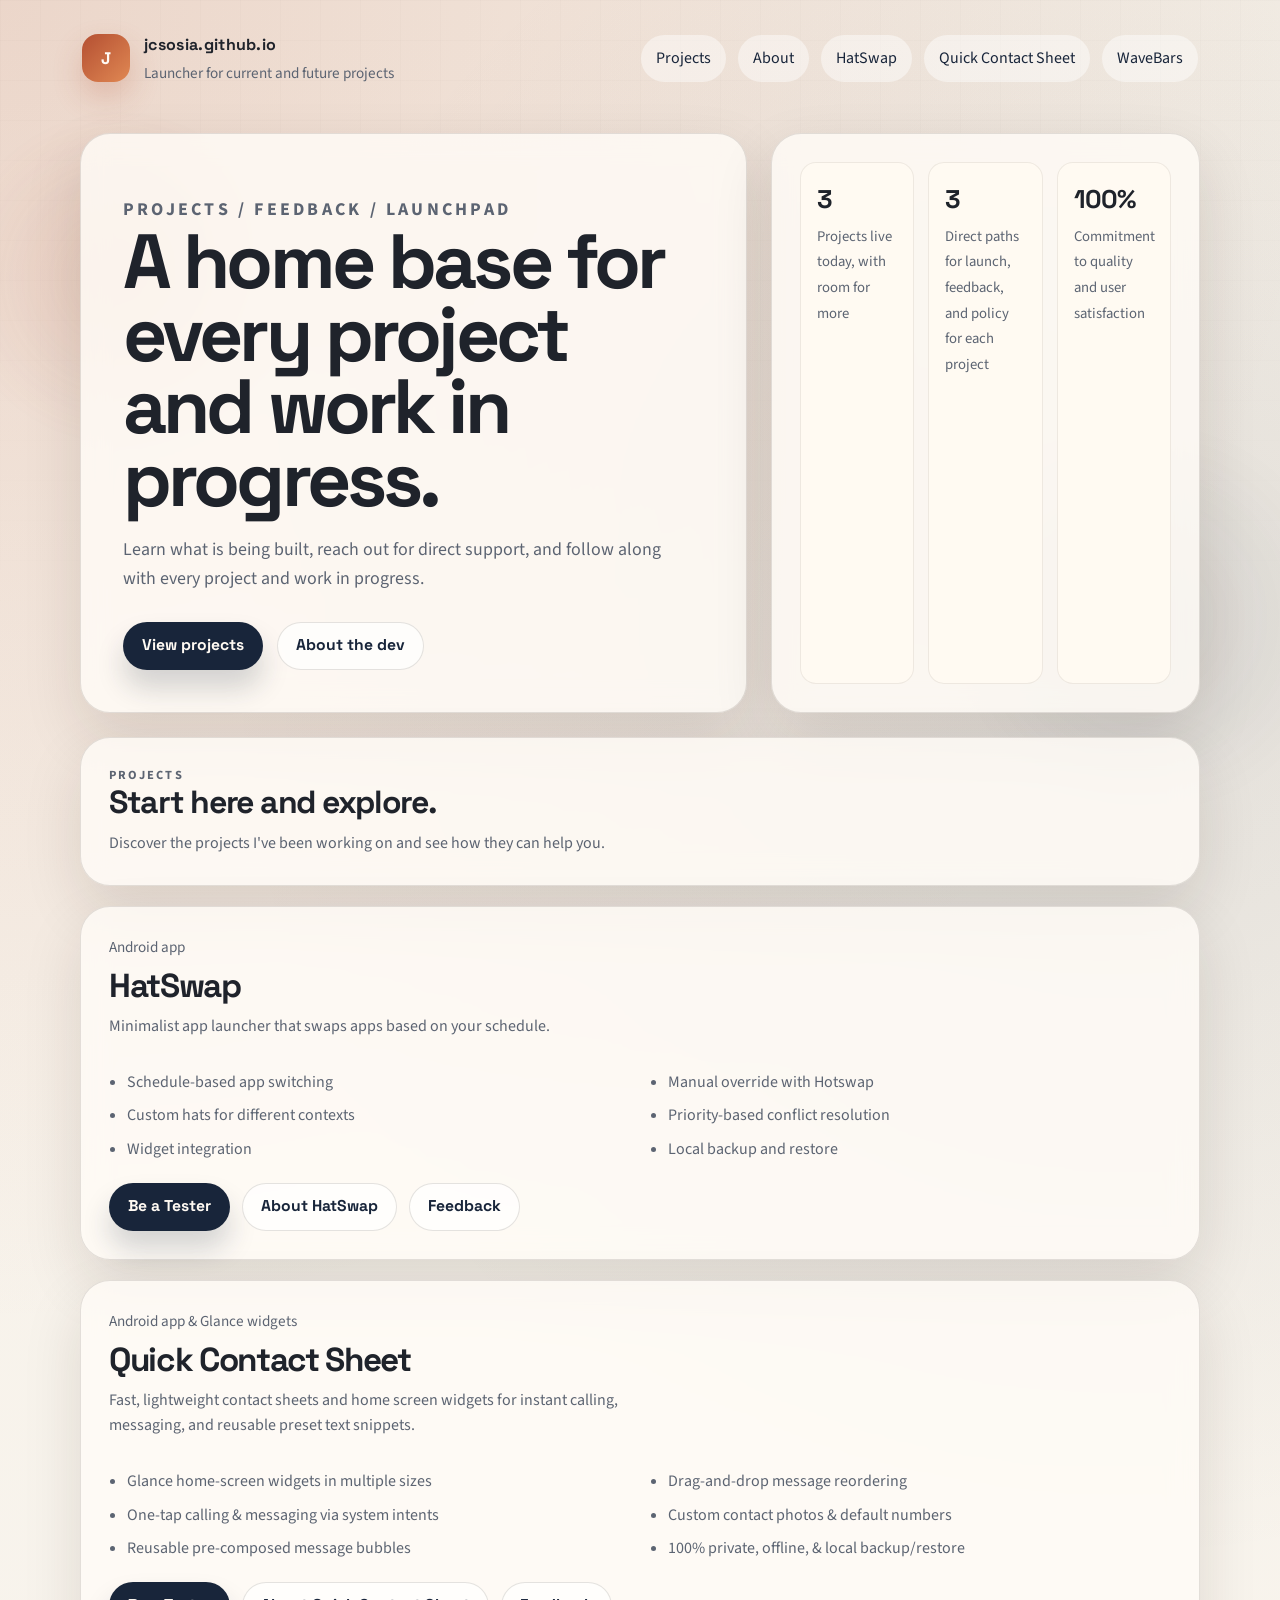
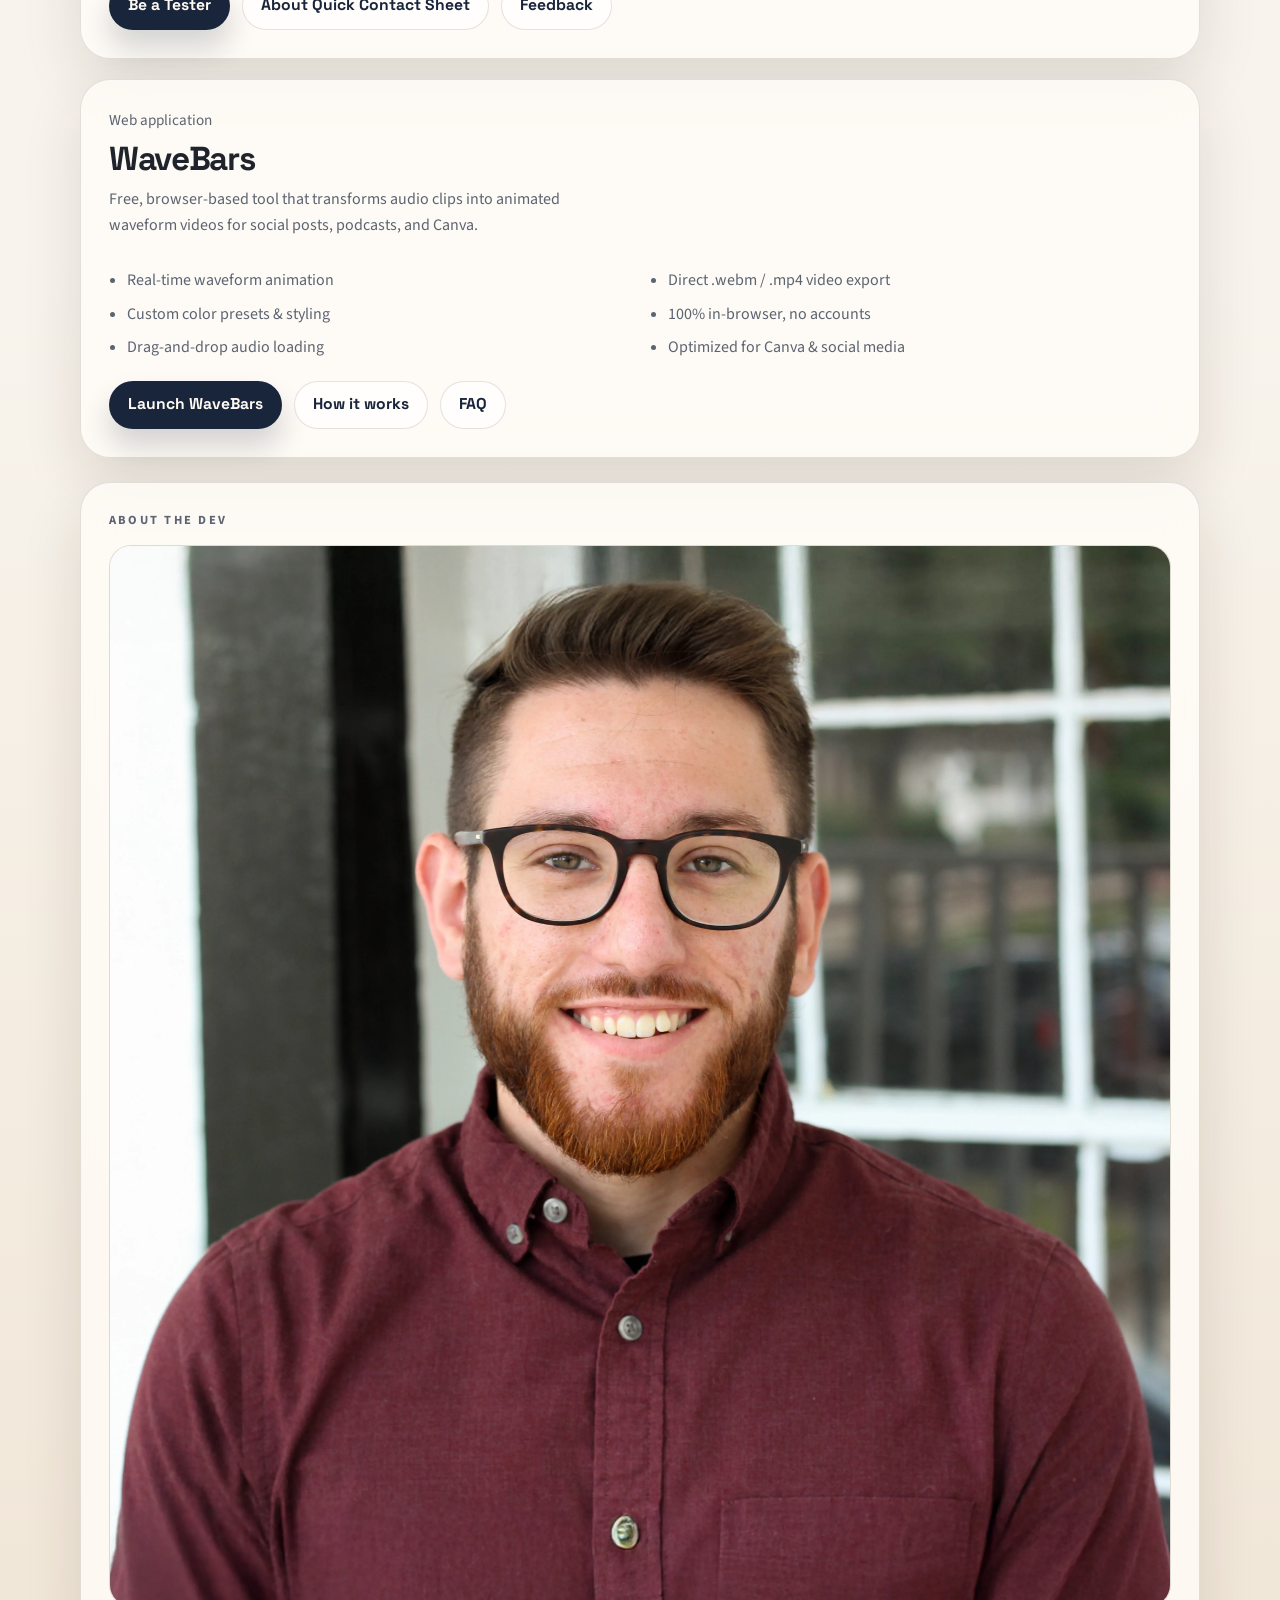
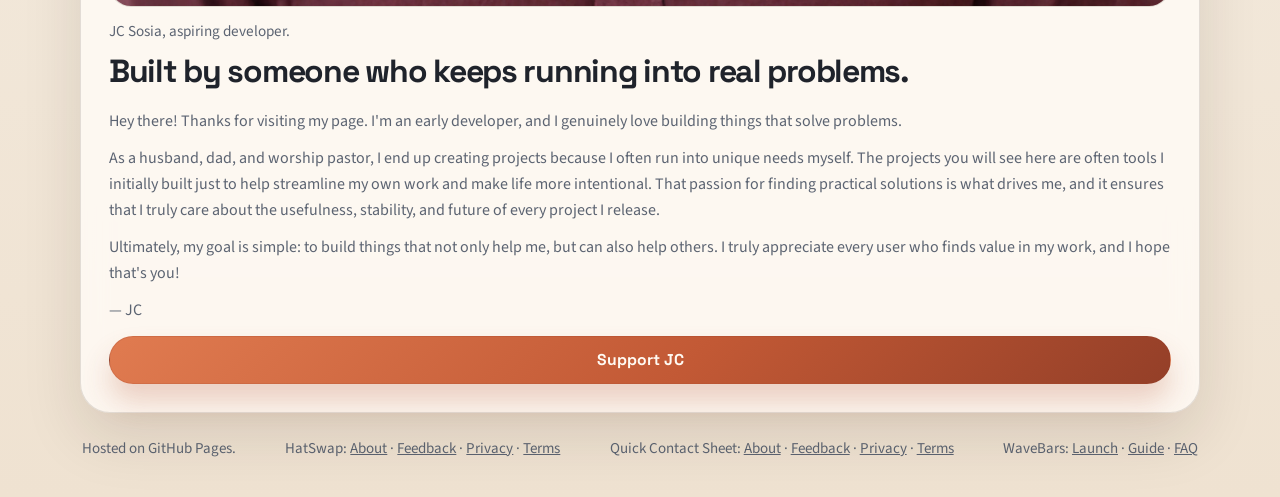
<file: index.html>
<!doctype html>
<html lang="en">

<head>
    <meta charset="utf-8" />
    <meta name="viewport" content="width=device-width, initial-scale=1" />
    <meta name="description" content="jcsosia.github.io is a launcher for current and future projects." />
    <title>jcsosia.github.io</title>
    <link rel="preconnect" href="https://fonts.googleapis.com" />
    <link rel="preconnect" href="https://fonts.gstatic.com" crossorigin />
    <link
        href="https://fonts.googleapis.com/css2?family=Source+Sans+3:wght@400;500;600;700;800&family=Space+Grotesk:wght@400;500;700&display=swap"
        rel="stylesheet" />
    <link rel="stylesheet" href="/assets/css/site.css" />
</head>

<body>
    <div class="page-shell">
        <div class="site-frame">
            <header class="topbar">
                <a class="brand" href="/" aria-label="jcsosia.github.io home">
                    <span class="brand-mark">J</span>
                    <span class="brand-copy">
                        <strong>jcsosia.github.io</strong>
                        <span>Launcher for current and future projects</span>
                    </span>
                </a>
                <nav class="topnav" aria-label="Primary">
                    <a href="#projects">Projects</a>
                    <a href="#about">About</a>
                    <a href="/hatswap/">HatSwap</a>
                    <a href="/quick-contact-sheet/">Quick Contact Sheet</a>
                    <a href="/wavebars/">WaveBars</a>
                </nav>
            </header>

            <main>
                <section class="hero" aria-labelledby="hero-title">
                    <div class="hero-copy">
                        <p class="eyebrow">Projects / Feedback / Launchpad</p>
                        <h1 id="hero-title">A home base for every project and work in progress.</h1>
                        <p>
                            Learn what is being built, reach out for direct support, and follow along with every project and work in progress.
                        </p>
                        <div class="hero-actions">
                            <a class="button primary" href="#projects">View projects</a>
                            <a class="button secondary" href="#about">About the dev</a>
                        </div>
                    </div>

                    <aside class="hero-card hero-visual" aria-label="Hero image and site summary">
                        <div class="stat-grid">
                            <div class="stat">
                                <strong>3</strong>
                                <span>Projects live today, with room for more</span>
                            </div>
                            <div class="stat">
                                <strong>3</strong>
                                <span>Direct paths for launch, feedback, and policy for each project</span>
                            </div>
                            <div class="stat">
                                <strong>100%</strong>
                                <span>Commitment to quality and user satisfaction</span>
                            </div>
                        </div>
                    </aside>
                </section>

                <section class="section" id="projects" aria-labelledby="projects-title">
                    <div class="section-panel">
                        <p class="eyebrow">Projects</p>
                        <h2 id="projects-title">Start here and explore.</h2>
                        <p>
                            Discover the projects I've been working on and see how they can help you.
                        </p>
                    </div>

                    <article class="project-card section-panel">
                        <div class="project-card-main">
                            <p class="panel-label">Android app</p>
                            <h3><a href="/hatswap/">HatSwap</a></h3>
                            <p>
                                Minimalist app launcher that swaps apps based on your schedule.
                            </p>
                            <div class="feature-list-grid">
                                <ul class="feature-list">
                                    <li>Schedule-based app switching</li>
                                    <li>Custom hats for different contexts</li>
                                    <li>Widget integration</li>
                                </ul>
                                <ul class="feature-list">
                                    <li>Manual override with Hotswap</li>
                                    <li>Priority-based conflict resolution</li>
                                    <li>Local backup and restore</li>
                                </ul>
                            </div>
                        </div>
                        <div class="button-row">
                            <a class="button primary" href="#">Be a Tester</a>
                            <a class="button secondary" href="/hatswap/">About HatSwap</a>
                            <a class="button secondary" href="/hatswap/feedback/">Feedback</a>
                        </div>
                    </article>

                    <article class="project-card section-panel">
                        <div class="project-card-main">
                            <p class="panel-label">Android app &amp; Glance widgets</p>
                            <h3><a href="/quick-contact-sheet/">Quick Contact Sheet</a></h3>
                            <p>
                                Fast, lightweight contact sheets and home screen widgets for instant calling, messaging, and reusable preset text snippets.
                            </p>
                            <div class="feature-list-grid">
                                <ul class="feature-list">
                                    <li>Glance home-screen widgets in multiple sizes</li>
                                    <li>One-tap calling &amp; messaging via system intents</li>
                                    <li>Reusable pre-composed message bubbles</li>
                                </ul>
                                <ul class="feature-list">
                                    <li>Drag-and-drop message reordering</li>
                                    <li>Custom contact photos &amp; default numbers</li>
                                    <li>100% private, offline, &amp; local backup/restore</li>
                                </ul>
                            </div>
                        </div>
                        <div class="button-row">
                            <a class="button primary" href="#">Be a Tester</a>
                            <a class="button secondary" href="/quick-contact-sheet/">About Quick Contact Sheet</a>
                            <a class="button secondary" href="/quick-contact-sheet/feedback/">Feedback</a>
                        </div>
                    </article>

                    <article class="project-card section-panel">
                        <div class="project-card-main">
                            <p class="panel-label">Web application</p>
                            <h3><a href="/wavebars/">WaveBars</a></h3>
                            <p>
                                Free, browser-based tool that transforms audio clips into animated waveform videos for social posts, podcasts, and Canva.
                            </p>
                            <div class="feature-list-grid">
                                <ul class="feature-list">
                                    <li>Real-time waveform animation</li>
                                    <li>Custom color presets & styling</li>
                                    <li>Drag-and-drop audio loading</li>
                                </ul>
                                <ul class="feature-list">
                                    <li>Direct .webm / .mp4 video export</li>
                                    <li>100% in-browser, no accounts</li>
                                    <li>Optimized for Canva & social media</li>
                                </ul>
                            </div>
                        </div>
                        <div class="button-row">
                            <a class="button primary" href="/wavebars/">Launch WaveBars</a>
                            <a class="button secondary" href="/wavebars/#how-it-works">How it works</a>
                            <a class="button secondary" href="/wavebars/#faq">FAQ</a>
                        </div>
                    </article>
                </section>

                <section class="section" id="about" aria-labelledby="about-title">
                    <div class="section-panel">
                        <p class="eyebrow">About the Dev</p>
                        <img class="hero-portrait" src="/assets/img/jc-photo.webp"
                            alt="Portrait photo of the developer" />
                        <p class="hero-visual-caption">
                            JC Sosia, aspiring developer.
                        </p>
                        <h2 id="about-title">Built by someone who keeps running into real problems.</h2>
                        <p>
                            Hey there! Thanks for visiting my page. I'm an early developer, and I genuinely
                            love building things that solve problems.
                        </p>
                        <p>
                            As a husband, dad, and worship pastor, I end up creating projects because I often
                            run into unique needs myself. The projects you will see here are often tools I initially
                            built just to help streamline my own work and make life more intentional. That
                            passion for finding practical solutions is what drives me, and it ensures that I
                            truly care about the usefulness, stability, and future of every project I release.
                        </p>
                        <p>
                            Ultimately, my goal is simple: to build things that not only help me, but can
                            also help others. I truly appreciate every user who finds value in my work,
                            and I hope that's you!
                        </p>
                        <p>
                            — JC
                        </p>
                        <button class="button support-button" type="button" data-support-open aria-haspopup="dialog"
                            aria-controls="support-modal">Support JC</button>
                    </div>
                </section>
            </main>

            <dialog class="support-modal" id="support-modal" aria-labelledby="support-modal-title"
                aria-describedby="support-modal-description">
                <div class="support-modal-panel">
                    <div class="support-modal-header">
                        <div class="support-modal-copy">
                            <p class="eyebrow">Support JC</p>
                            <h2 id="support-modal-title">Help keep the work moving.</h2>
                            <p id="support-modal-description">
                                Consider supporting me and my projects by making a donation! Anything is generous and helps a lot.
                            </p>
                        </div>
                        <button class="button secondary support-modal-close" type="button" data-support-close>
                            Close
                        </button>
                    </div>
                    <div class="support-modal-frame">
                        <iframe id="kofiframe" class="support-modal-embed"
                            src="https://ko-fi.com/jcsosia/?hidefeed=true&widget=true&embed=true&preview=true"
                            title="jcsosia" loading="lazy"></iframe>
                    </div>
                </div>
            </dialog>

            <footer class="footer">
                <span>Hosted on GitHub Pages.</span>
                <span>
                    HatSwap: <a href="/hatswap/">About</a> · <a href="/hatswap/feedback/">Feedback</a> · <a href="/hatswap/privacy/">Privacy</a> · <a href="/hatswap/terms/">Terms</a>
                </span>
                <span>
                    Quick Contact Sheet: <a href="/quick-contact-sheet/">About</a> · <a href="/quick-contact-sheet/feedback/">Feedback</a> · <a href="/quick-contact-sheet/privacy/">Privacy</a> · <a href="/quick-contact-sheet/terms/">Terms</a>
                </span>
                <span>
                    WaveBars: <a href="/wavebars/">Launch</a> · <a href="/wavebars/#how-it-works">Guide</a> · <a href="/wavebars/#faq">FAQ</a>
                </span>
            </footer>
        </div>
    </div>

    <script>
        (() => {
            const trigger = document.querySelector("[data-support-open]");
            const dialog = document.getElementById("support-modal");

            if (!(trigger instanceof HTMLElement) || !(dialog instanceof HTMLDialogElement)) {
                return;
            }

            const closeTargets = dialog.querySelectorAll("[data-support-close]");
            let returnFocusTo = trigger;
            let scrollPosition = 0;

            function lockScroll() {
                scrollPosition = window.scrollY;
                document.body.classList.add("modal-open");
                document.body.style.top = `-${scrollPosition}px`;
            }

            function unlockScroll() {
                document.body.classList.remove("modal-open");
                document.body.style.top = "";
                window.scrollTo(0, scrollPosition);
            }

            function restoreFocus() {
                if (returnFocusTo instanceof HTMLElement) {
                    returnFocusTo.focus();
                } else {
                    trigger.focus();
                }
            }

            function closeModal() {
                if (typeof dialog.close === "function" && dialog.open) {
                    dialog.close();
                    return;
                }

                if (dialog.hasAttribute("open")) {
                    dialog.removeAttribute("open");
                }

                unlockScroll();
                restoreFocus();
            }

            function openModal() {
                returnFocusTo = document.activeElement instanceof HTMLElement ? document.activeElement : trigger;
                lockScroll();

                if (typeof dialog.showModal === "function") {
                    dialog.showModal();
                } else {
                    dialog.setAttribute("open", "");
                }

                const closeButton = dialog.querySelector("[data-support-close]");
                if (closeButton instanceof HTMLElement) {
                    closeButton.focus();
                }
            }

            trigger.addEventListener("click", openModal);

            closeTargets.forEach((closeTarget) => {
                closeTarget.addEventListener("click", closeModal);
            });

            dialog.addEventListener("click", (event) => {
                if (event.target === dialog) {
                    closeModal();
                }
            });

            dialog.addEventListener("cancel", (event) => {
                event.preventDefault();
                closeModal();
            });

            dialog.addEventListener("close", () => {
                unlockScroll();
                restoreFocus();
            });
        })();
    </script>
</body>

</html>
</file>
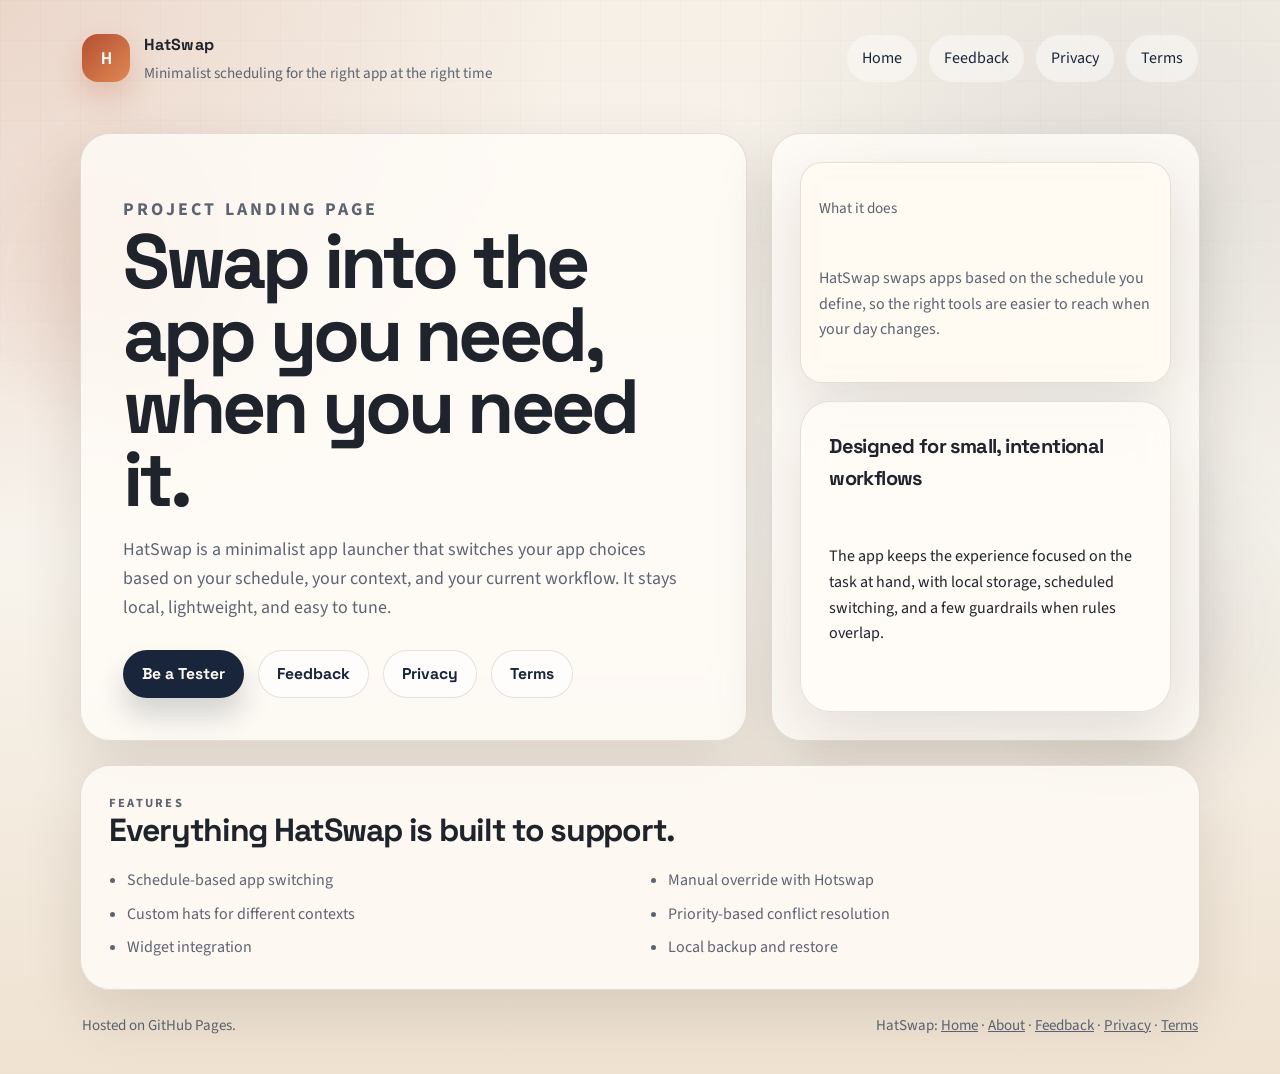
<file: hatswap/index.html>
<!doctype html>
<html lang="en">

<head>
    <meta charset="utf-8" />
    <meta name="viewport" content="width=device-width, initial-scale=1" />
    <meta name="description" content="HatSwap is a minimalist app launcher that swaps apps based on your schedule." />
    <title>HatSwap</title>
    <link rel="preconnect" href="https://fonts.googleapis.com" />
    <link rel="preconnect" href="https://fonts.gstatic.com" crossorigin />
    <link
        href="https://fonts.googleapis.com/css2?family=Source+Sans+3:wght@400;500;600;700;800&family=Space+Grotesk:wght@400;500;700&display=swap"
        rel="stylesheet" />
    <link rel="stylesheet" href="/assets/css/site.css" />
</head>

<body>
    <div class="page-shell">
        <div class="site-frame">
            <header class="topbar">
                <a class="brand" href="/" aria-label="Return to the home page">
                    <span class="brand-mark">H</span>
                    <span class="brand-copy">
                        <strong>HatSwap</strong>
                        <span>Minimalist scheduling for the right app at the right time</span>
                    </span>
                </a>
                <nav class="topnav" aria-label="Primary">
                    <a href="/">Home</a>
                    <a href="/hatswap/feedback/">Feedback</a>
                    <a href="/hatswap/privacy/">Privacy</a>
                    <a href="/hatswap/terms/">Terms</a>
                </nav>
            </header>

            <main>
                <section class="hero" aria-labelledby="project-title">
                    <div class="hero-copy">
                        <p class="eyebrow">Project landing page</p>
                        <h1 id="project-title">Swap into the app you need, when you need it.</h1>
                        <p>
                            HatSwap is a minimalist app launcher that switches your app choices based on your
                            schedule, your context, and your current workflow. It stays local, lightweight,
                            and easy to tune.
                        </p>
                        <div class="hero-actions">
                            <a class="button primary" href="#">Be a Tester</a>
                            <a class="button secondary" href="/hatswap/feedback/">Feedback</a>
                            <a class="button secondary" href="/hatswap/privacy/">Privacy</a>
                            <a class="button secondary" href="/hatswap/terms/">Terms</a>
                        </div>
                    </div>

                    <aside class="hero-card" aria-label="HatSwap summary">
                        <div class="metadata-card">
                            <p class="panel-label">What it does</p>
                            <p class="policy-summary">
                                HatSwap swaps apps based on the schedule you define, so the right tools are
                                easier to reach when your day changes.
                            </p>
                        </div>
                        <div class="note-card">
                            <h3>Designed for small, intentional workflows</h3>
                            <p>
                                The app keeps the experience focused on the task at hand, with local storage,
                                scheduled switching, and a few guardrails when rules overlap.
                            </p>
                        </div>
                    </aside>
                </section>

                <section class="section" aria-labelledby="features-title">
                    <div class="section-panel">
                        <p class="eyebrow">Features</p>
                        <h2 id="features-title">Everything HatSwap is built to support.</h2>
                        <div class="feature-list-grid">
                            <ul class="feature-list">
                                <li>Schedule-based app switching</li>
                                <li>Custom hats for different contexts</li>
                                <li>Widget integration</li>
                            </ul>
                            <ul class="feature-list">
                                <li>Manual override with Hotswap</li>
                                <li>Priority-based conflict resolution</li>
                                <li>Local backup and restore</li>
                            </ul>
                        </div>
                    </div>
                </section>
            </main>

            <footer class="footer">
                <span>Hosted on GitHub Pages.</span>
                <span>
                    HatSwap: <a href="/">Home</a> · <a href="/hatswap/">About</a> · <a href="/hatswap/feedback/">Feedback</a> · <a href="/hatswap/privacy/">Privacy</a> · <a href="/hatswap/terms/">Terms</a>
                </span>
            </footer>
        </div>
    </div>
</body>

</html>
</file>
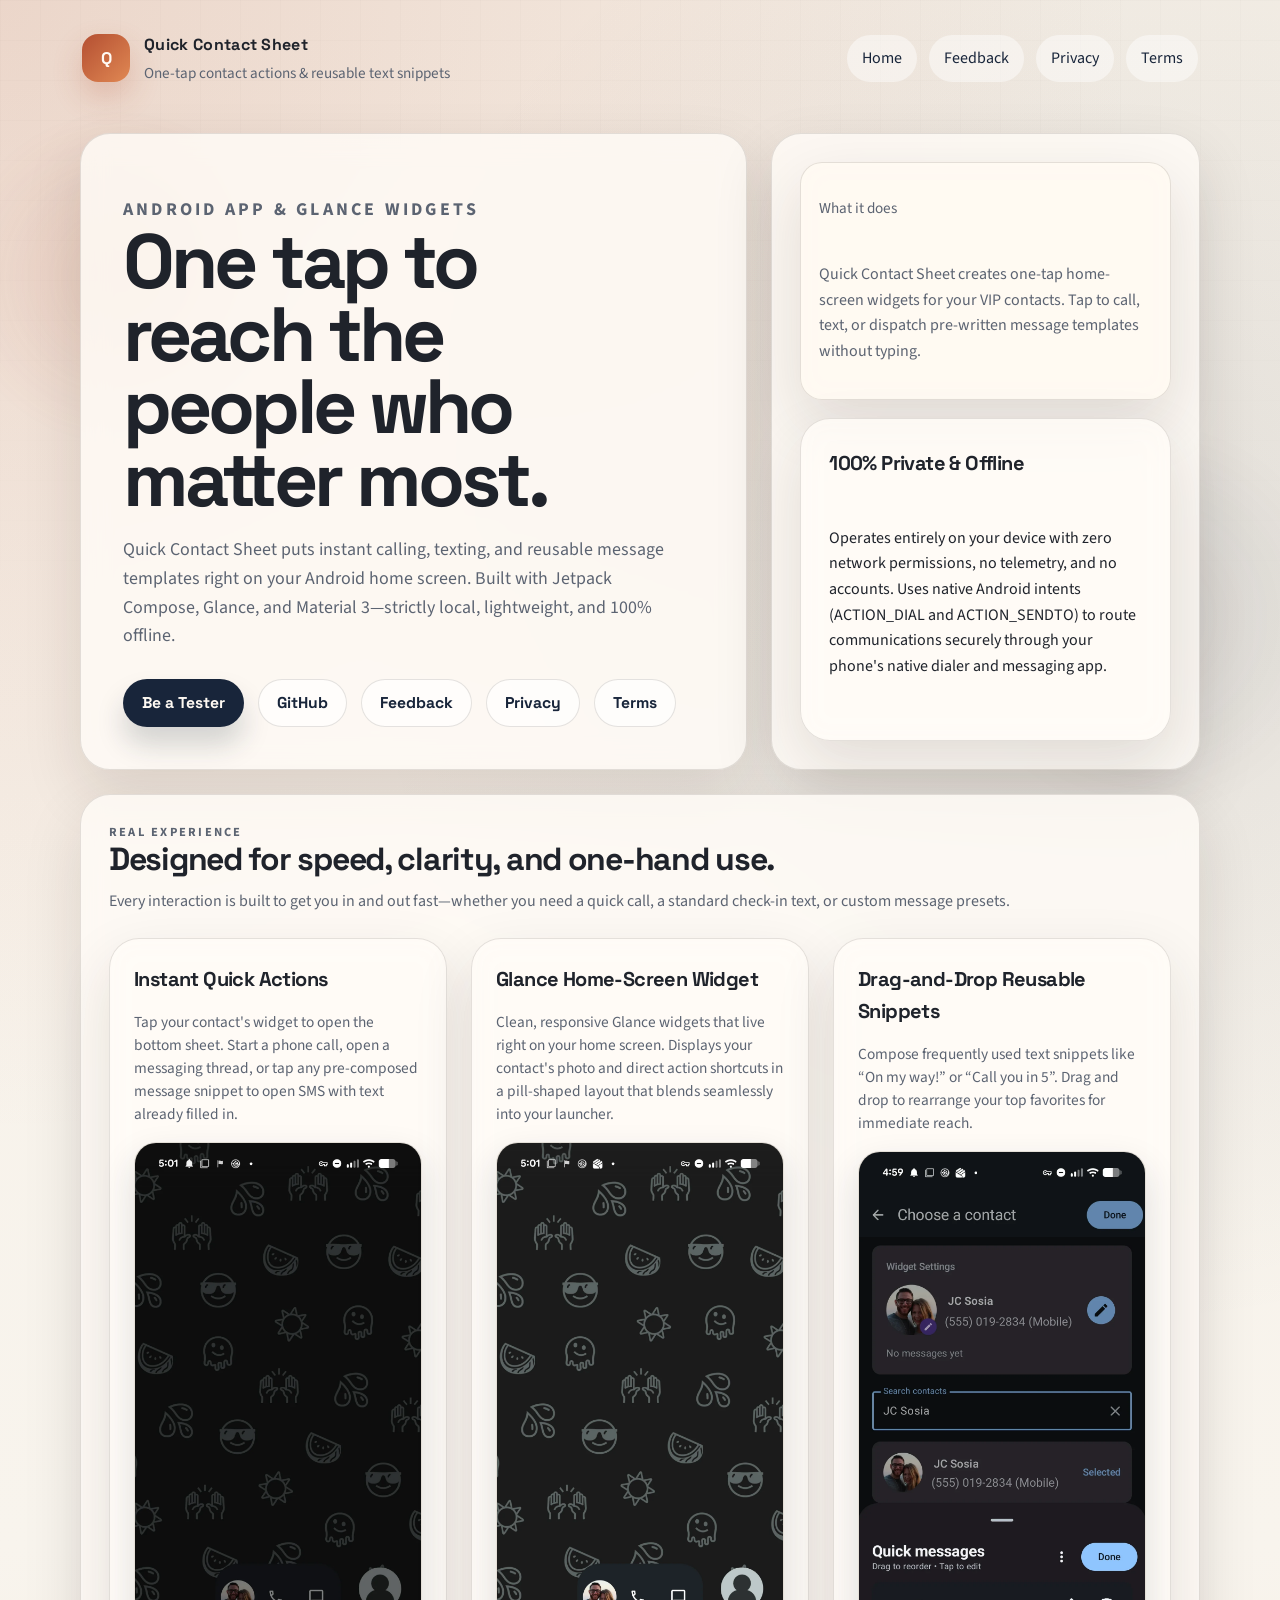
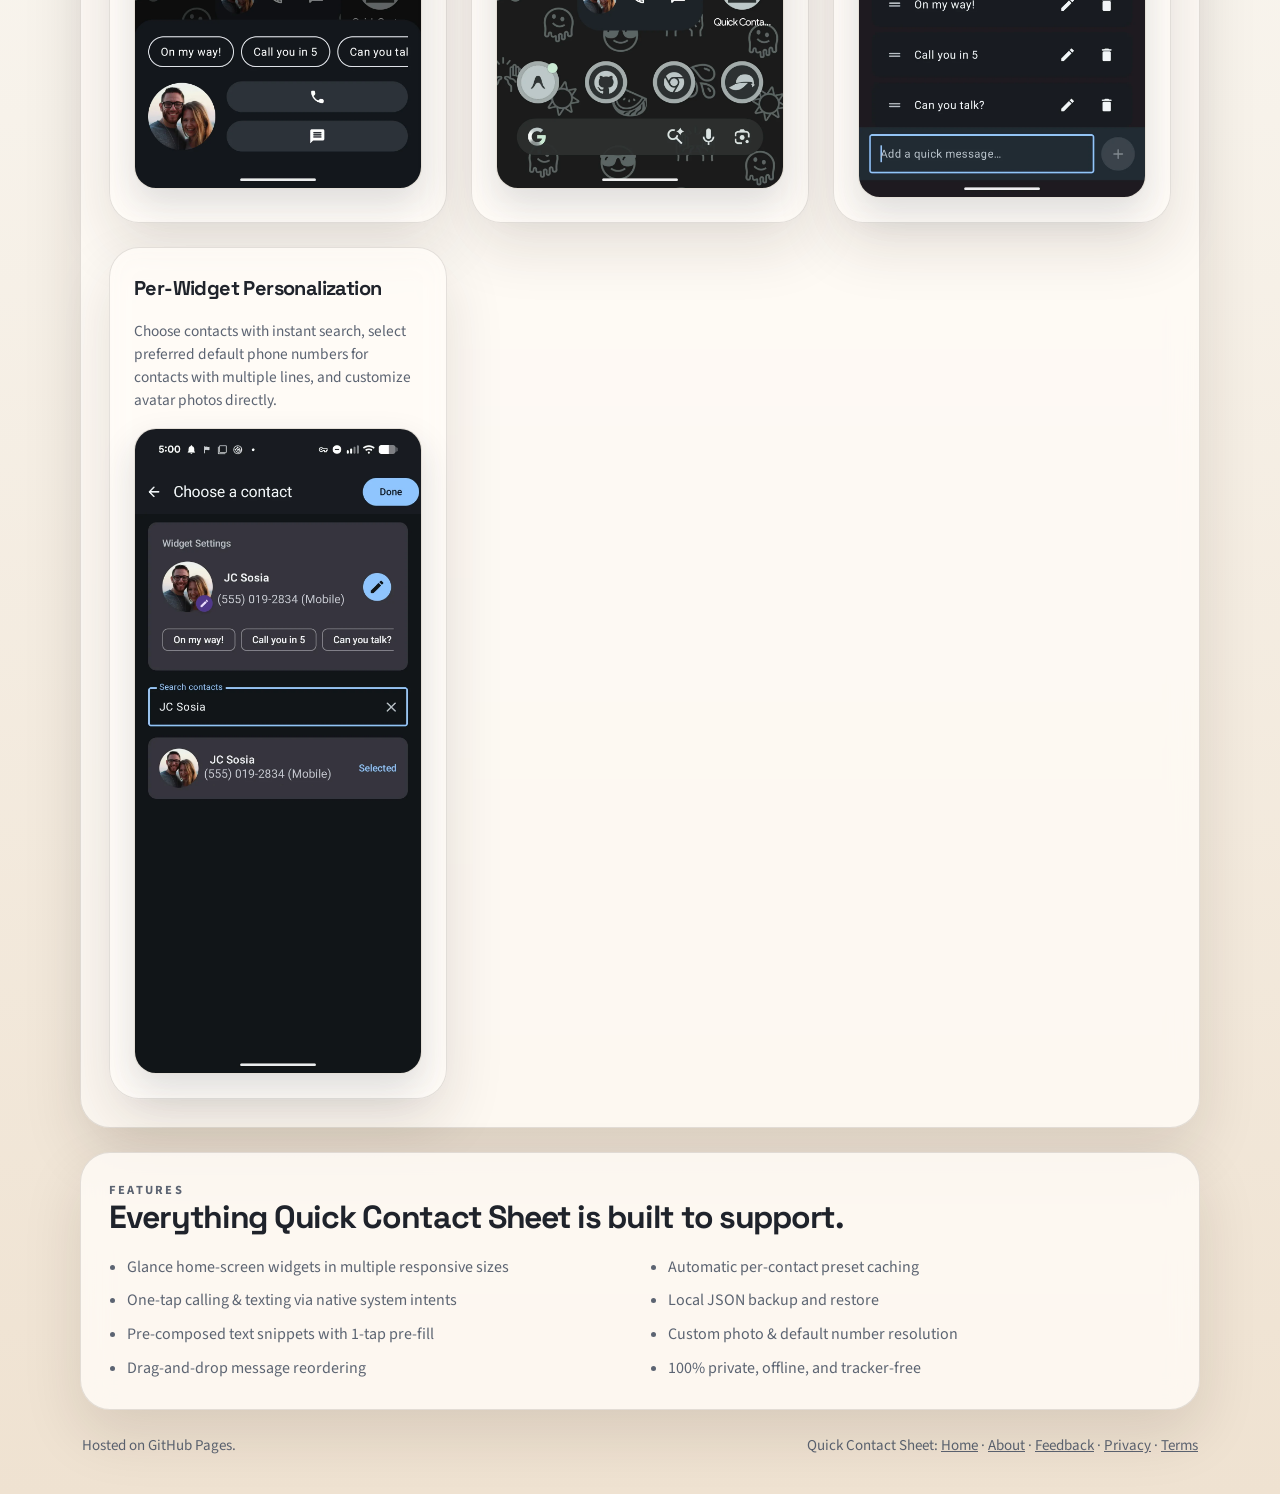
<file: quick-contact-sheet/index.html>
<!doctype html>
<html lang="en">

<head>
    <meta charset="utf-8" />
    <meta name="viewport" content="width=device-width, initial-scale=1" />
    <meta name="description"
        content="Quick Contact Sheet is a lightweight Android app and Glance home-screen widget for instant calling, messaging, and reusable text snippets." />
    <title>Quick Contact Sheet</title>
    <link rel="preconnect" href="https://fonts.googleapis.com" />
    <link rel="preconnect" href="https://fonts.gstatic.com" crossorigin />
    <link
        href="https://fonts.googleapis.com/css2?family=Source+Sans+3:wght@400;500;600;700;800&family=Space+Grotesk:wght@400;500;700&display=swap"
        rel="stylesheet" />
    <link rel="stylesheet" href="/assets/css/site.css" />
</head>

<body>
    <div class="page-shell">
        <div class="site-frame">
            <header class="topbar">
                <a class="brand" href="/" aria-label="Return to the home page">
                    <span class="brand-mark">Q</span>
                    <span class="brand-copy">
                        <strong>Quick Contact Sheet</strong>
                        <span>One-tap contact actions &amp; reusable text snippets</span>
                    </span>
                </a>
                <nav class="topnav" aria-label="Primary">
                    <a href="/">Home</a>
                    <a href="/quick-contact-sheet/feedback/">Feedback</a>
                    <a href="/quick-contact-sheet/privacy/">Privacy</a>
                    <a href="/quick-contact-sheet/terms/">Terms</a>
                </nav>
            </header>

            <main>
                <section class="hero" aria-labelledby="project-title">
                    <div class="hero-copy">
                        <p class="eyebrow">Android App &amp; Glance Widgets</p>
                        <h1 id="project-title">One tap to reach the people who matter most.</h1>
                        <p>
                            Quick Contact Sheet puts instant calling, texting, and reusable message templates right on your
                            Android home screen. Built with Jetpack Compose, Glance, and Material 3—strictly local, lightweight,
                            and 100% offline.
                        </p>
                        <div class="hero-actions">
                            <a class="button primary" href="#">Be a Tester</a>
                            <a class="button secondary" href="https://github.com/jcsosia/QuickContactSheet" target="_blank" rel="noopener">GitHub</a>
                            <a class="button secondary" href="/quick-contact-sheet/feedback/">Feedback</a>
                            <a class="button secondary" href="/quick-contact-sheet/privacy/">Privacy</a>
                            <a class="button secondary" href="/quick-contact-sheet/terms/">Terms</a>
                        </div>
                    </div>

                    <aside class="hero-card" aria-label="Quick Contact Sheet summary">
                        <div class="metadata-card">
                            <p class="panel-label">What it does</p>
                            <p class="policy-summary">
                                Quick Contact Sheet creates one-tap home-screen widgets for your VIP contacts. Tap to call,
                                text, or dispatch pre-written message templates without typing.
                            </p>
                        </div>
                        <div class="note-card">
                            <h3>100% Private &amp; Offline</h3>
                            <p>
                                Operates entirely on your device with zero network permissions, no telemetry, and no accounts.
                                Uses native Android intents (ACTION_DIAL and ACTION_SENDTO) to route communications securely through
                                your phone's native dialer and messaging app.
                            </p>
                        </div>
                    </aside>
                </section>

                <section class="section" aria-labelledby="showcase-title">
                    <div class="section-panel">
                        <p class="eyebrow">Real Experience</p>
                        <h2 id="showcase-title">Designed for speed, clarity, and one-hand use.</h2>
                        <p>
                            Every interaction is built to get you in and out fast—whether you need a quick call, a standard check-in text,
                            or custom message presets.
                        </p>

                        <div class="screenshot-grid">
                            <div class="screenshot-card section-panel">
                                <h3>Instant Quick Actions</h3>
                                <p>
                                    Tap your contact's widget to open the bottom sheet. Start a phone call, open a messaging thread, or tap any
                                    pre-composed message snippet to open SMS with text already filled in.
                                </p>
                                <img src="/assets/img/quick-contact-sheet/bottom_sheet_active.webp"
                                    alt="Quick Contact Sheet interactive bottom sheet showing contact photo, call, message, and quick message chips"
                                    loading="lazy" />
                            </div>

                            <div class="screenshot-card section-panel">
                                <h3>Glance Home-Screen Widget</h3>
                                <p>
                                    Clean, responsive Glance widgets that live right on your home screen. Displays your contact's photo
                                    and direct action shortcuts in a pill-shaped layout that blends seamlessly into your launcher.
                                </p>
                                <img src="/assets/img/quick-contact-sheet/home_with_active_widget.webp"
                                    alt="Home screen showing the active Quick Contact Sheet widget"
                                    loading="lazy" />
                            </div>

                            <div class="screenshot-card section-panel">
                                <h3>Drag-and-Drop Reusable Snippets</h3>
                                <p>
                                    Compose frequently used text snippets like &ldquo;On my way!&rdquo; or &ldquo;Call you in 5&rdquo;.
                                    Drag and drop to rearrange your top favorites for immediate reach.
                                </p>
                                <img src="/assets/img/quick-contact-sheet/config_quick_messages.webp"
                                    alt="Quick message editor with drag handles and message management"
                                    loading="lazy" />
                            </div>

                            <div class="screenshot-card section-panel">
                                <h3>Per-Widget Personalization</h3>
                                <p>
                                    Choose contacts with instant search, select preferred default phone numbers for contacts with multiple lines,
                                    and customize avatar photos directly.
                                </p>
                                <img src="/assets/img/quick-contact-sheet/widget_config_saved_messages.webp"
                                    alt="Widget configuration screen showing contact selection, default phone number, and message presets"
                                    loading="lazy" />
                            </div>
                        </div>
                    </div>
                </section>

                <section class="section" aria-labelledby="features-title">
                    <div class="section-panel">
                        <p class="eyebrow">Features</p>
                        <h2 id="features-title">Everything Quick Contact Sheet is built to support.</h2>
                        <div class="feature-list-grid">
                            <ul class="feature-list">
                                <li>Glance home-screen widgets in multiple responsive sizes</li>
                                <li>One-tap calling &amp; texting via native system intents</li>
                                <li>Pre-composed text snippets with 1-tap pre-fill</li>
                                <li>Drag-and-drop message reordering</li>
                            </ul>
                            <ul class="feature-list">
                                <li>Automatic per-contact preset caching</li>
                                <li>Local JSON backup and restore</li>
                                <li>Custom photo &amp; default number resolution</li>
                                <li>100% private, offline, and tracker-free</li>
                            </ul>
                        </div>
                    </div>
                </section>
            </main>

            <footer class="footer">
                <span>Hosted on GitHub Pages.</span>
                <span>
                    Quick Contact Sheet: <a href="/">Home</a> · <a href="/quick-contact-sheet/">About</a> · <a
                        href="/quick-contact-sheet/feedback/">Feedback</a> · <a href="/quick-contact-sheet/privacy/">Privacy</a> · <a
                        href="/quick-contact-sheet/terms/">Terms</a>
                </span>
            </footer>
        </div>
    </div>
</body>

</html>
</file>
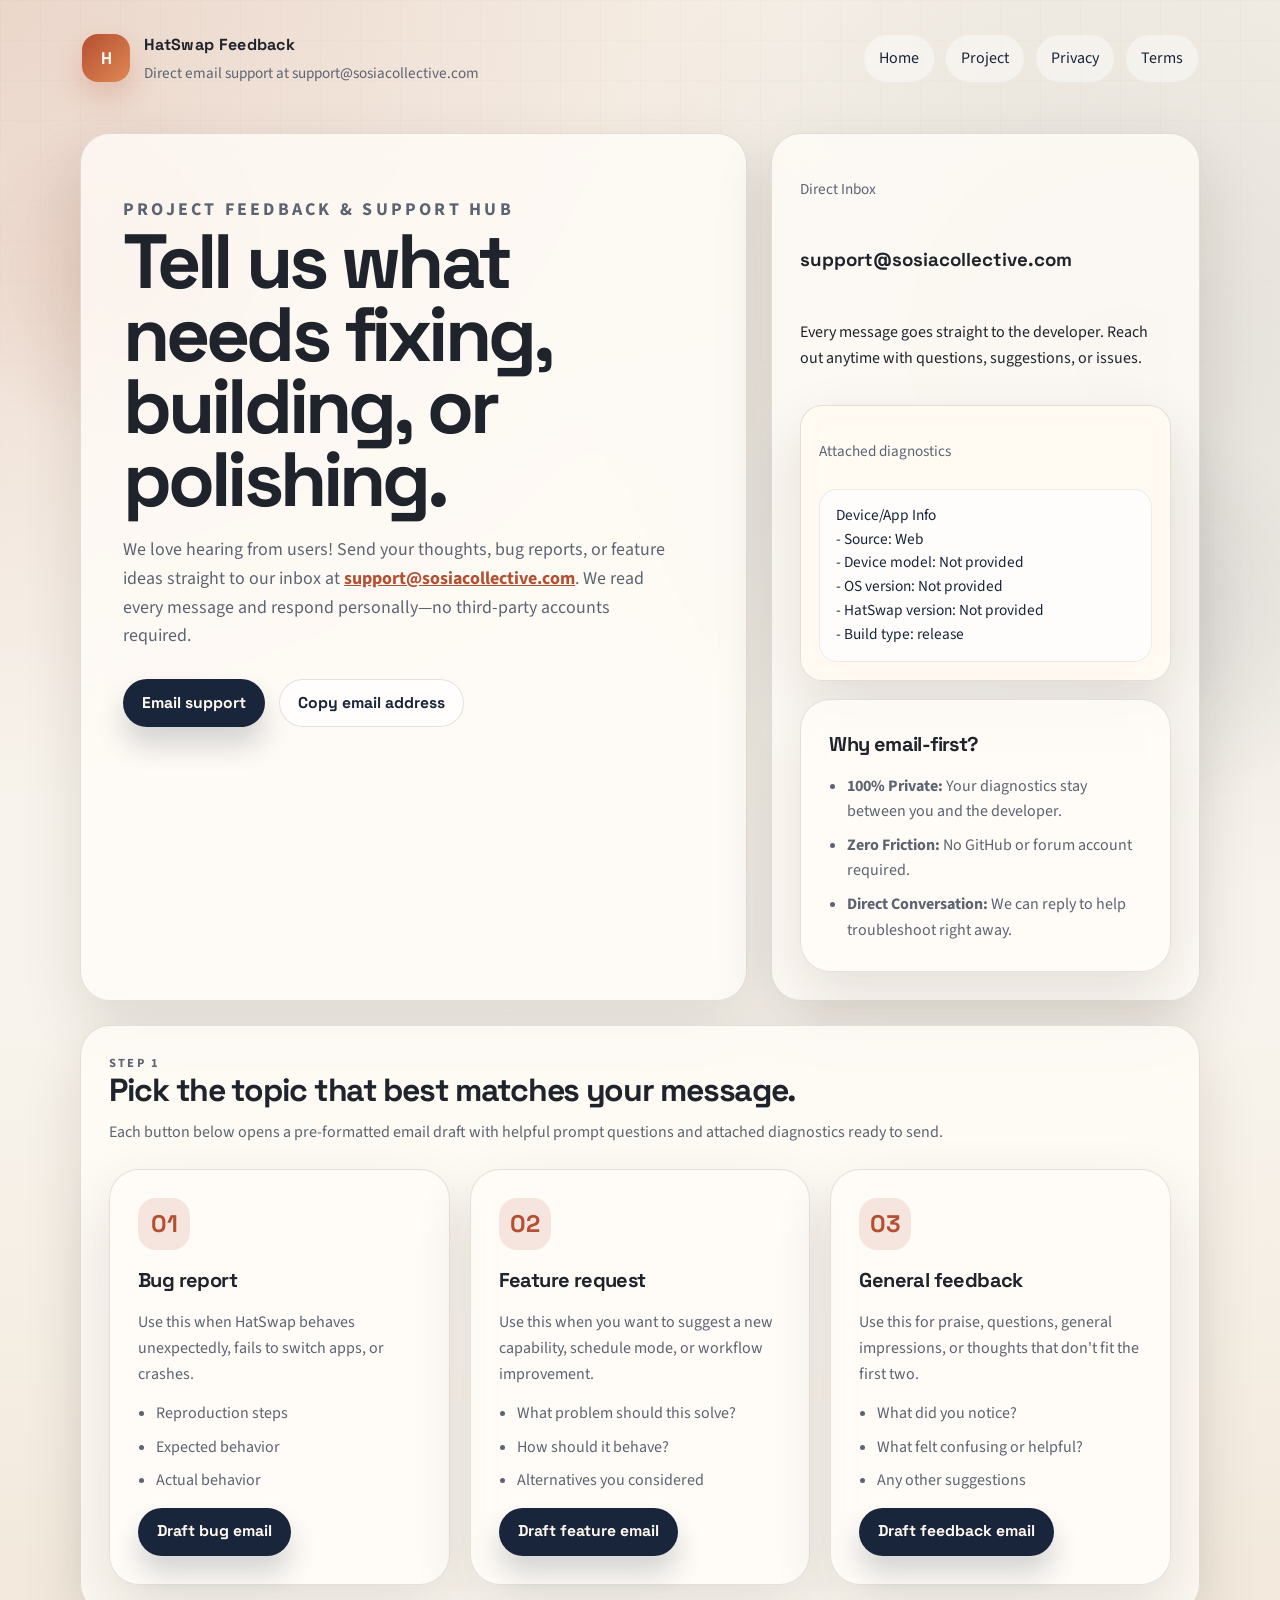
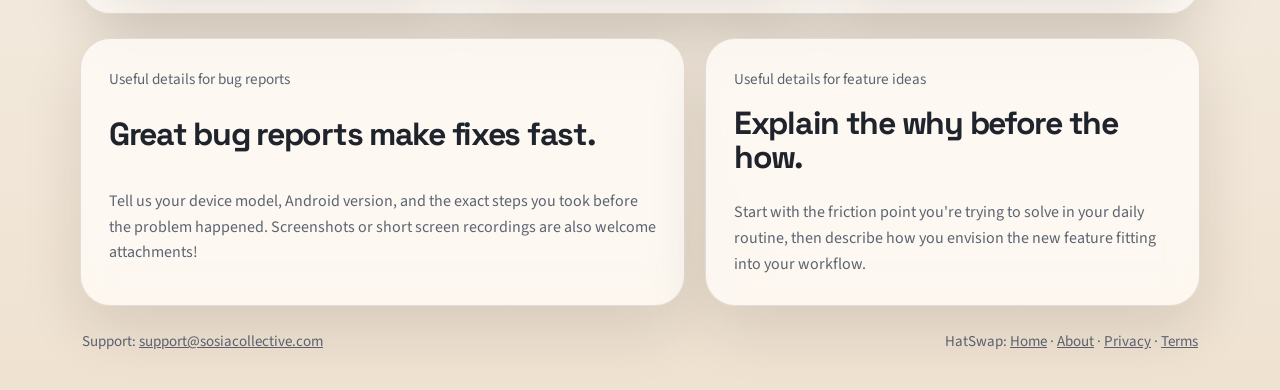
<file: hatswap/feedback/index.html>
<!doctype html>
<html lang="en">

<head>
    <meta charset="utf-8" />
    <meta name="viewport" content="width=device-width, initial-scale=1" />
    <meta name="description"
        content="Submit HatSwap bug reports, feature requests, or questions directly to our support inbox at support@sosiacollective.com." />
    <title>HatSwap Feedback & Support</title>
    <link rel="preconnect" href="https://fonts.googleapis.com" />
    <link rel="preconnect" href="https://fonts.gstatic.com" crossorigin />
    <link
        href="https://fonts.googleapis.com/css2?family=Source+Sans+3:wght@400;500;600;700;800&family=Space+Grotesk:wght@400;500;700&display=swap"
        rel="stylesheet" />
    <link rel="stylesheet" href="/assets/css/site.css" />
</head>

<body>
    <div class="page-shell">
        <div class="site-frame">
            <header class="topbar">
                <a class="brand" href="/hatswap/" aria-label="Return to the HatSwap project page">
                    <span class="brand-mark">H</span>
                    <span class="brand-copy">
                        <strong>HatSwap Feedback</strong>
                        <span>Direct email support at support@sosiacollective.com</span>
                    </span>
                </a>
                <nav class="topnav" aria-label="Primary">
                    <a href="/">Home</a>
                    <a href="/hatswap/">Project</a>
                    <a href="/hatswap/privacy/">Privacy</a>
                    <a href="/hatswap/terms/">Terms</a>
                </nav>
            </header>

            <main>
                <section class="hero" aria-labelledby="feedback-hero-title">
                    <div class="hero-copy">
                        <p class="eyebrow">Project feedback & support hub</p>
                        <h1 id="feedback-hero-title">Tell us what needs fixing, building, or polishing.</h1>
                        <p>
                            We love hearing from users! Send your thoughts, bug reports, or feature ideas straight to our inbox at
                            <strong><a href="mailto:support@sosiacollective.com" style="color: var(--accent);">support@sosiacollective.com</a></strong>.
                            We read every message and respond personally—no third-party accounts required.
                        </p>
                        <div class="hero-actions">
                            <a class="button primary" data-mailto-trigger="general"
                                href="mailto:support@sosiacollective.com?subject=%5BHatSwap%20Feedback%5D">Email support</a>
                            <button class="button secondary" type="button" data-copy-email>
                                Copy email address
                            </button>
                        </div>
                    </div>

                    <aside class="hero-card" aria-label="Support inbox and instructions">
                        <div class="feedback-note">
                            <p class="panel-label">Direct Inbox</p>
                            <h3>support@sosiacollective.com</h3>
                            <p>
                                Every message goes straight to the developer. Reach out anytime with questions, suggestions, or issues.
                            </p>
                        </div>
                        <div class="metadata-card" aria-label="HatSwap device and app info">
                            <p class="panel-label">Attached diagnostics</p>
                            <pre class="metadata-block" data-device-app-info>Device/App Info
- Source: Web
- Device model: Not provided
- OS version: Not provided
- HatSwap version: Not provided
- Build type: release</pre>
                        </div>
                        <div class="note-card">
                            <h3>Why email-first?</h3>
                            <ul>
                                <li><strong>100% Private:</strong> Your diagnostics stay between you and the developer.</li>
                                <li><strong>Zero Friction:</strong> No GitHub or forum account required.</li>
                                <li><strong>Direct Conversation:</strong> We can reply to help troubleshoot right away.</li>
                            </ul>
                        </div>
                    </aside>
                </section>

                <section class="section" aria-labelledby="report-title" id="report">
                    <div class="section-panel">
                        <p class="eyebrow">Step 1</p>
                        <h2 id="report-title">Pick the topic that best matches your message.</h2>
                        <p>
                            Each button below opens a pre-formatted email draft with helpful prompt questions and attached diagnostics ready to send.
                        </p>

                        <div class="issue-grid">
                            <article class="issue-card">
                                <div class="issue-icon">01</div>
                                <h3>Bug report</h3>
                                <p>
                                    Use this when HatSwap behaves unexpectedly, fails to switch apps, or crashes.
                                </p>
                                <ul>
                                    <li>Reproduction steps</li>
                                    <li>Expected behavior</li>
                                    <li>Actual behavior</li>
                                </ul>
                                <a class="button primary" data-mailto-trigger="bug"
                                    href="mailto:support@sosiacollective.com?subject=%5BHatSwap%20Bug%20Report%5D">Draft bug email</a>
                            </article>

                            <article class="issue-card">
                                <div class="issue-icon">02</div>
                                <h3>Feature request</h3>
                                <p>
                                    Use this when you want to suggest a new capability, schedule mode, or workflow improvement.
                                </p>
                                <ul>
                                    <li>What problem should this solve?</li>
                                    <li>How should it behave?</li>
                                    <li>Alternatives you considered</li>
                                </ul>
                                <a class="button primary" data-mailto-trigger="feature"
                                    href="mailto:support@sosiacollective.com?subject=%5BHatSwap%20Feature%20Request%5D">Draft feature email</a>
                            </article>

                            <article class="issue-card">
                                <div class="issue-icon">03</div>
                                <h3>General feedback</h3>
                                <p>
                                    Use this for praise, questions, general impressions, or thoughts that don't fit the first two.
                                </p>
                                <ul>
                                    <li>What did you notice?</li>
                                    <li>What felt confusing or helpful?</li>
                                    <li>Any other suggestions</li>
                                </ul>
                                <a class="button primary" data-mailto-trigger="general"
                                    href="mailto:support@sosiacollective.com?subject=%5BHatSwap%20Feedback%5D">Draft feedback email</a>
                            </article>
                        </div>
                    </div>
                </section>

                <section class="section" id="tips" aria-labelledby="tips-title">
                    <div class="feedback-grid">
                        <article class="feedback-card">
                            <p class="panel-label">Useful details for bug reports</p>
                            <h2 id="tips-title">Great bug reports make fixes fast.</h2>
                            <p>
                                Tell us your device model, Android version, and the exact steps you took before the problem happened. Screenshots or short screen recordings are also welcome attachments!
                            </p>
                        </article>

                        <article class="feedback-card">
                            <p class="panel-label">Useful details for feature ideas</p>
                            <h2>Explain the why before the how.</h2>
                            <p>
                                Start with the friction point you're trying to solve in your daily routine, then describe how you envision the new feature fitting into your workflow.
                            </p>
                        </article>
                    </div>
                </section>

            </main>

            <footer class="footer">
                <span>Support: <a href="mailto:support@sosiacollective.com">support@sosiacollective.com</a></span>
                <span>
                    HatSwap: <a href="/">Home</a> · <a href="/hatswap/">About</a> · <a href="/hatswap/privacy/">Privacy</a> · <a href="/hatswap/terms/">Terms</a>
                </span>
            </footer>
        </div>
    </div>

    <script>
        (() => {
            const SUPPORT_EMAIL = "support@sosiacollective.com";
            const metadataKeys = ["source", "deviceModel", "osVersion", "appVersion", "buildType"];

            function safeDecodeQueryValue(value) {
                if (value === null || value === undefined) {
                    return "";
                }

                const stringValue = String(value);

                try {
                    return decodeURIComponent(stringValue.replace(/\+/g, "%20"));
                } catch (error) {
                    return stringValue;
                }
            }

            function normalizeValue(value, fallback) {
                const decodedValue = safeDecodeQueryValue(value).trim();
                return decodedValue || fallback;
            }

            function getHatSwapContext() {
                const searchParams = new URLSearchParams(window.location.search);

                return {
                    source: normalizeValue(searchParams.get("source"), "Web"),
                    deviceModel: normalizeValue(searchParams.get("deviceModel"), "Not provided"),
                    osVersion: normalizeValue(searchParams.get("osVersion"), "Not provided"),
                    appVersion: normalizeValue(searchParams.get("appVersion"), "Not provided"),
                    buildType: normalizeValue(searchParams.get("buildType"), "release")
                };
            }

            function buildPrefillBlock(context) {
                return [
                    "Device/App Info",
                    `- Source: ${context.source}`,
                    `- Device model: ${context.deviceModel}`,
                    `- OS version: ${context.osVersion}`,
                    `- HatSwap version: ${context.appVersion}`,
                    `- Build type: ${context.buildType}`
                ].join("\n");
            }

            function buildDiagnosticsEmailBlock(context) {
                return [
                    "",
                    "",
                    "--- Diagnostics (helps troubleshoot issues) ---",
                    `App: HatSwap ${context.appVersion}`,
                    `Device: ${context.deviceModel}`,
                    `OS: ${context.osVersion}`,
                    `Source: ${context.source} (${context.buildType})`,
                    "------------------------------------------------"
                ].join("\n");
            }

            function buildMailtoUrl(feedbackType, context) {
                const hasVersion = context.appVersion && context.appVersion !== "Not provided";
                const versionSuffix = hasVersion ? ` v${context.appVersion}` : "";

                const subjects = {
                    bug: `[HatSwap Bug Report]${versionSuffix}`,
                    feature: `[HatSwap Feature Request]`,
                    general: `[HatSwap Feedback]`
                };

                const subject = subjects[feedbackType] || "[HatSwap Feedback]";
                const diagnostics = buildDiagnosticsEmailBlock(context);

                const bodyTemplates = {
                    bug: [
                        "Hi JC,",
                        "",
                        "What happened?",
                        "[Describe the issue here]",
                        "",
                        "Steps to reproduce:",
                        "1. ",
                        "2. ",
                        "",
                        "Expected behavior:",
                        "[What did you expect to happen instead?]",
                        diagnostics
                    ].join("\n"),
                    feature: [
                        "Hi JC,",
                        "",
                        "What problem would you like HatSwap to solve?",
                        "[Describe the situation or friction point]",
                        "",
                        "Suggested feature or improvement:",
                        "[Describe your idea]",
                        diagnostics
                    ].join("\n"),
                    general: [
                        "Hi JC,",
                        "",
                        "What's on your mind?",
                        "[Share your thoughts, questions, or suggestions here]",
                        diagnostics
                    ].join("\n")
                };

                const body = bodyTemplates[feedbackType] || bodyTemplates.general;
                return `mailto:${SUPPORT_EMAIL}?subject=${encodeURIComponent(subject)}&body=${encodeURIComponent(body)}`;
            }

            function updateFeedbackLinks() {
                const context = getHatSwapContext();

                document.querySelectorAll("[data-mailto-trigger]").forEach((link) => {
                    const feedbackType = link.getAttribute("data-mailto-trigger");
                    link.href = buildMailtoUrl(feedbackType, context);
                });

                const metadataNode = document.querySelector("[data-device-app-info]");
                if (metadataNode) {
                    metadataNode.textContent = buildPrefillBlock(context);
                }
            }

            function setupCopyEmailButton() {
                const copyButton = document.querySelector("[data-copy-email]");
                if (!copyButton) return;

                copyButton.addEventListener("click", async () => {
                    try {
                        await navigator.clipboard.writeText(SUPPORT_EMAIL);
                        const originalText = copyButton.textContent;
                        copyButton.textContent = "Email copied! ✓";
                        setTimeout(() => {
                            copyButton.textContent = originalText;
                        }, 2500);
                    } catch (err) {
                        window.location.href = `mailto:${SUPPORT_EMAIL}`;
                    }
                });
            }

            updateFeedbackLinks();
            setupCopyEmailButton();
        })();
    </script>
</body>

</html>
</file>
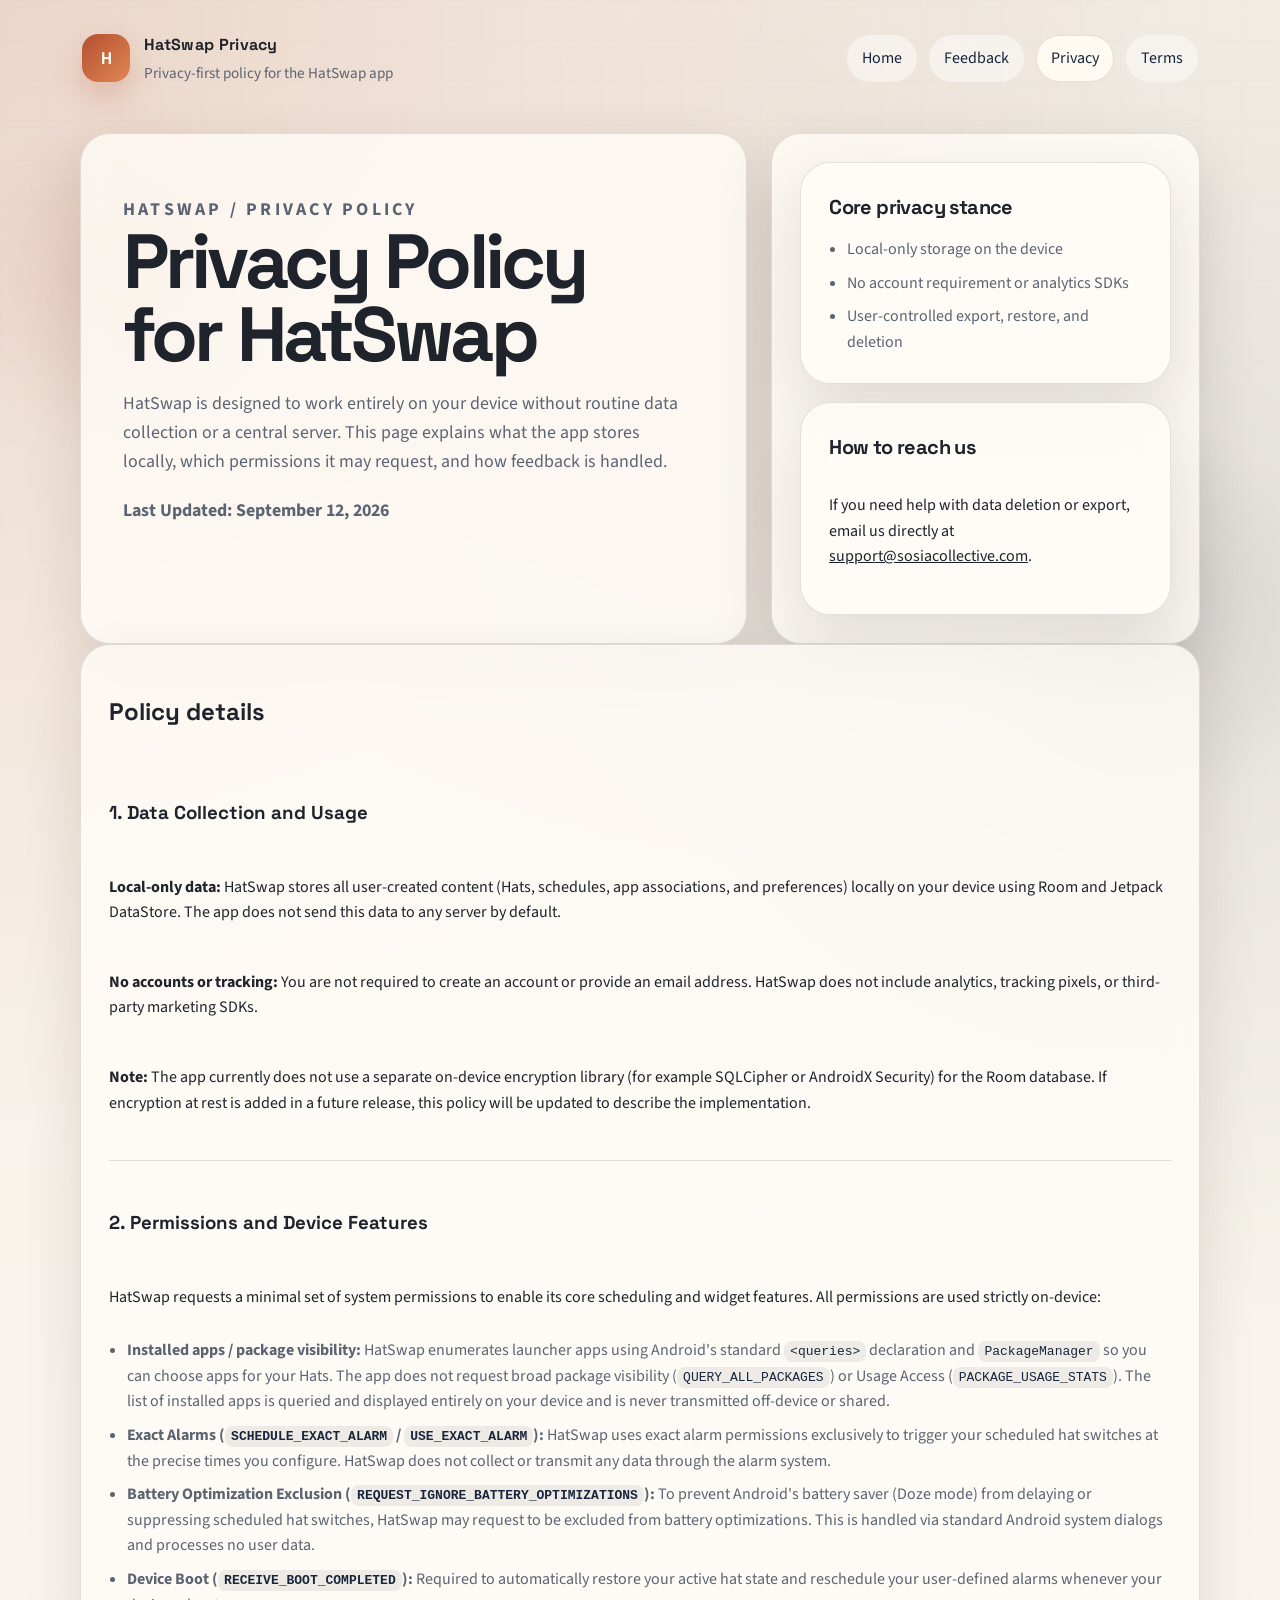
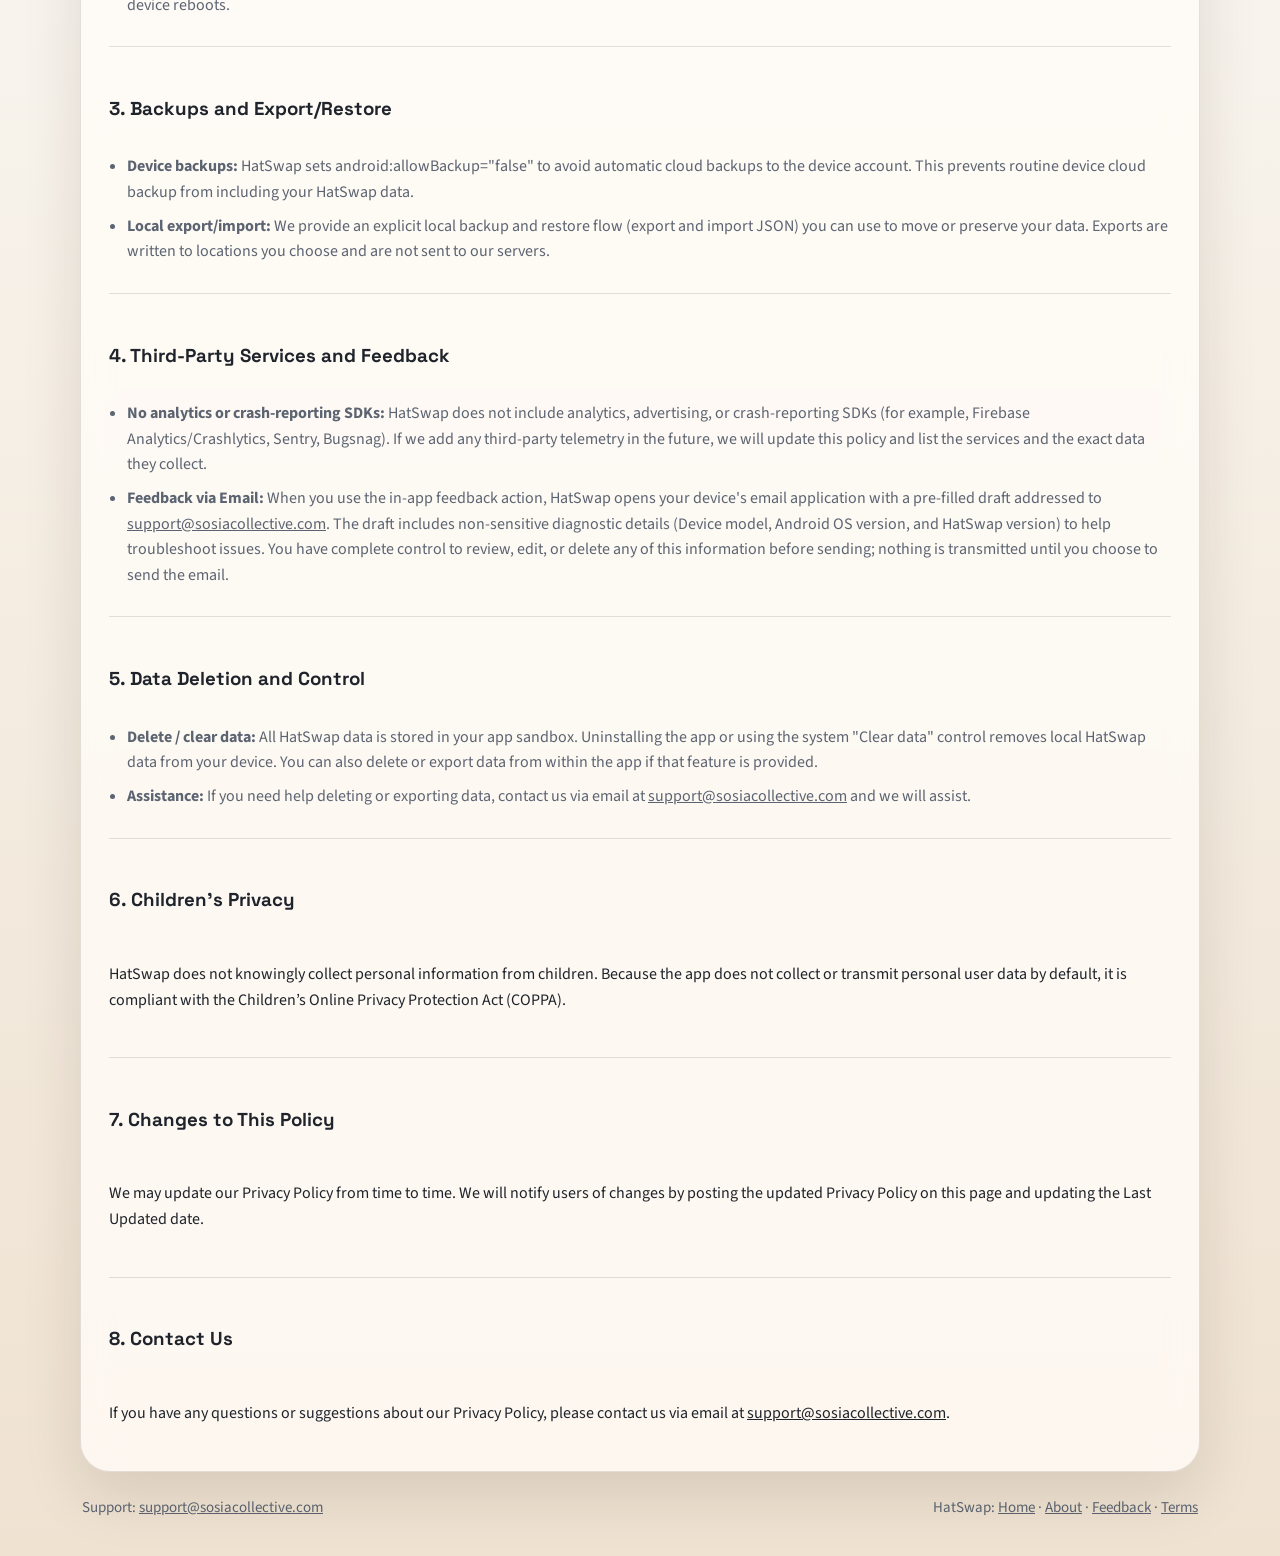
<file: hatswap/privacy/index.html>
<!doctype html>
<html lang="en">

<head>
    <meta charset="utf-8" />
    <meta name="viewport" content="width=device-width, initial-scale=1" />
    <meta name="description" content="Privacy Policy for HatSwap, hosted on jcsosia.github.io/hatswap/privacy." />
    <title>HatSwap Privacy Policy</title>
    <link rel="preconnect" href="https://fonts.googleapis.com" />
    <link rel="preconnect" href="https://fonts.gstatic.com" crossorigin />
    <link
        href="https://fonts.googleapis.com/css2?family=Source+Sans+3:wght@400;500;600;700;800&family=Space+Grotesk:wght@400;500;700&display=swap"
        rel="stylesheet" />
    <link rel="stylesheet" href="/assets/css/site.css" />
</head>

<body>
    <div class="page-shell">
        <div class="site-frame">
            <header class="topbar">
                <a class="brand" href="/hatswap/" aria-label="Return to the HatSwap project page">
                    <span class="brand-mark">H</span>
                    <span class="brand-copy">
                        <strong>HatSwap Privacy</strong>
                        <span>Privacy-first policy for the HatSwap app</span>
                    </span>
                </a>
                <nav class="topnav" aria-label="Primary">
                    <a href="/">Home</a>
                    <a href="/hatswap/feedback/">Feedback</a>
                    <a href="/hatswap/privacy/" aria-current="page">Privacy</a>
                    <a href="/hatswap/terms/">Terms</a>
                </nav>
            </header>

            <main>
                <section class="hero" aria-labelledby="privacy-title">
                    <div class="hero-copy">
                        <p class="eyebrow">HatSwap / Privacy Policy</p>
                        <h1 id="privacy-title">Privacy Policy for HatSwap</h1>
                        <p>
                            HatSwap is designed to work entirely on your device without routine data
                            collection or a central server. This page explains what the app stores locally,
                            which permissions it may request, and how feedback is handled.
                        </p>
                        <p class="policy-meta">Last Updated: September 12, 2026</p>
                    </div>

                    <aside class="hero-card" aria-label="Privacy highlights">
                        <div class="note-card">
                            <h3>Core privacy stance</h3>
                            <ul>
                                <li>Local-only storage on the device</li>
                                <li>No account requirement or analytics SDKs</li>
                                <li>User-controlled export, restore, and deletion</li>
                            </ul>
                        </div>
                        <div class="note-card">
                            <h3>How to reach us</h3>
                            <p>
                                If you need help with data deletion or export, email us directly at
                                <a href="mailto:support@sosiacollective.com">support@sosiacollective.com</a>.
                            </p>
                        </div>
                    </aside>
                </section>

                <article class="section-panel policy-document" id="policy" aria-labelledby="policy-title">
                    <h2 id="policy-title">Policy details</h2>

                    <section class="policy-section" aria-labelledby="policy-section-1">
                        <h3 id="policy-section-1">1. Data Collection and Usage</h3>
                        <p>
                            <b>Local-only data:</b> HatSwap stores all user-created content (Hats, schedules, app
                            associations, and preferences) locally on your device using Room and Jetpack
                            DataStore. The app does not send this data to any server by default.
                        </p>
                        <p>
                            <b>No accounts or tracking:</b> You are not required to create an account or provide an
                            email address. HatSwap does not include analytics, tracking pixels, or third-party
                            marketing SDKs.
                        </p>
                        <p>
                            <b>Note:</b> The app currently does not use a separate on-device encryption library (for
                            example SQLCipher or AndroidX Security) for the Room database. If encryption at
                            rest is added in a future release, this policy will be updated to describe the
                            implementation.
                        </p>
                    </section>

                    <section class="policy-section" aria-labelledby="policy-section-2">
                        <h3 id="policy-section-2">2. Permissions and Device Features</h3>
                        <p>
                            HatSwap requests a minimal set of system permissions to enable its core scheduling and widget features. All permissions are used strictly on-device:
                        </p>
                        <ul>
                            <li>
                                <b>Installed apps / package visibility:</b> HatSwap enumerates launcher apps using Android's standard <code>&lt;queries&gt;</code> declaration and <code>PackageManager</code> so you can choose apps for your Hats. The app does not request broad package visibility (<code>QUERY_ALL_PACKAGES</code>) or Usage Access (<code>PACKAGE_USAGE_STATS</code>). The list of installed apps is queried and displayed entirely on your device and is never transmitted off-device or shared.
                            </li>
                            <li>
                                <b>Exact Alarms (<code>SCHEDULE_EXACT_ALARM</code> / <code>USE_EXACT_ALARM</code>):</b> HatSwap uses exact alarm permissions exclusively to trigger your scheduled hat switches at the precise times you configure. HatSwap does not collect or transmit any data through the alarm system.
                            </li>
                            <li>
                                <b>Battery Optimization Exclusion (<code>REQUEST_IGNORE_BATTERY_OPTIMIZATIONS</code>):</b> To prevent Android's battery saver (Doze mode) from delaying or suppressing scheduled hat switches, HatSwap may request to be excluded from battery optimizations. This is handled via standard Android system dialogs and processes no user data.
                            </li>
                            <li>
                                <b>Device Boot (<code>RECEIVE_BOOT_COMPLETED</code>):</b> Required to automatically restore your active hat state and reschedule your user-defined alarms whenever your device reboots.
                            </li>
                        </ul>
                    </section>

                    <section class="policy-section" aria-labelledby="policy-section-3">
                        <h3 id="policy-section-3">3. Backups and Export/Restore</h3>
                        <ul>
                            <li>
                                <b>Device backups:</b> HatSwap sets android:allowBackup="false" to avoid automatic cloud
                                backups to the device account. This prevents routine device cloud backup from
                                including your HatSwap data.
                            </li>
                            <li>
                                <b>Local export/import:</b> We provide an explicit local backup and restore flow (export
                                and import JSON) you can use to move or preserve your data. Exports are written to
                                locations you choose and are not sent to our servers.
                            </li>
                        </ul>
                    </section>

                    <section class="policy-section" aria-labelledby="policy-section-4">
                        <h3 id="policy-section-4">4. Third-Party Services and Feedback</h3>
                        <ul>
                            <li>
                                <b>No analytics or crash-reporting SDKs:</b> HatSwap does not include analytics,
                                advertising, or crash-reporting SDKs (for example, Firebase Analytics/Crashlytics,
                                Sentry, Bugsnag). If we add any third-party telemetry in the future, we will update
                                this policy and list the services and the exact data they collect.
                            </li>
                            <li>
                                <b>Feedback via Email:</b> When you use the in-app feedback action, HatSwap opens your device's email application with a pre-filled draft addressed to <a href="mailto:support@sosiacollective.com">support@sosiacollective.com</a>. The draft includes non-sensitive diagnostic details (Device model, Android OS version, and HatSwap version) to help troubleshoot issues. You have complete control to review, edit, or delete any of this information before sending; nothing is transmitted until you choose to send the email.
                            </li>
                        </ul>
                    </section>

                    <section class="policy-section" aria-labelledby="policy-section-5">
                        <h3 id="policy-section-5">5. Data Deletion and Control</h3>
                        <ul>
                            <li>
                                <b>Delete / clear data:</b> All HatSwap data is stored in your app sandbox. Uninstalling
                                the app or using the system "Clear data" control removes local HatSwap data from
                                your device. You can also delete or export data from within the app if that feature
                                is provided.
                            </li>
                            <li>
                                <b>Assistance:</b> If you need help deleting or exporting data, contact us via email at
                                <a href="mailto:support@sosiacollective.com">support@sosiacollective.com</a> and we will assist.
                            </li>
                        </ul>
                    </section>

                    <section class="policy-section" aria-labelledby="policy-section-6">
                        <h3 id="policy-section-6">6. Children’s Privacy</h3>
                        <p>
                            HatSwap does not knowingly collect personal information from children. Because the
                            app does not collect or transmit personal user data by default, it is compliant with
                            the Children’s Online Privacy Protection Act (COPPA).
                        </p>
                    </section>

                    <section class="policy-section" aria-labelledby="policy-section-7">
                        <h3 id="policy-section-7">7. Changes to This Policy</h3>
                        <p>
                            We may update our Privacy Policy from time to time. We will notify users of changes
                            by posting the updated Privacy Policy on this page and updating the Last Updated
                            date.
                        </p>
                    </section>

                    <section class="policy-section" aria-labelledby="policy-section-8">
                        <h3 id="policy-section-8">8. Contact Us</h3>
                        <p>
                            If you have any questions or suggestions about our Privacy Policy, please contact us via email at
                            <a href="mailto:support@sosiacollective.com">support@sosiacollective.com</a>.
                        </p>
                    </section>
                </article>
            </main>

            <footer class="footer">
                <span>Support: <a href="mailto:support@sosiacollective.com">support@sosiacollective.com</a></span>
                <span>
                    HatSwap: <a href="/">Home</a> · <a href="/hatswap/">About</a> · <a href="/hatswap/feedback/">Feedback</a> · <a href="/hatswap/terms/">Terms</a>
                </span>
            </footer>
        </div>
    </div>
</body>

</html>
</file>
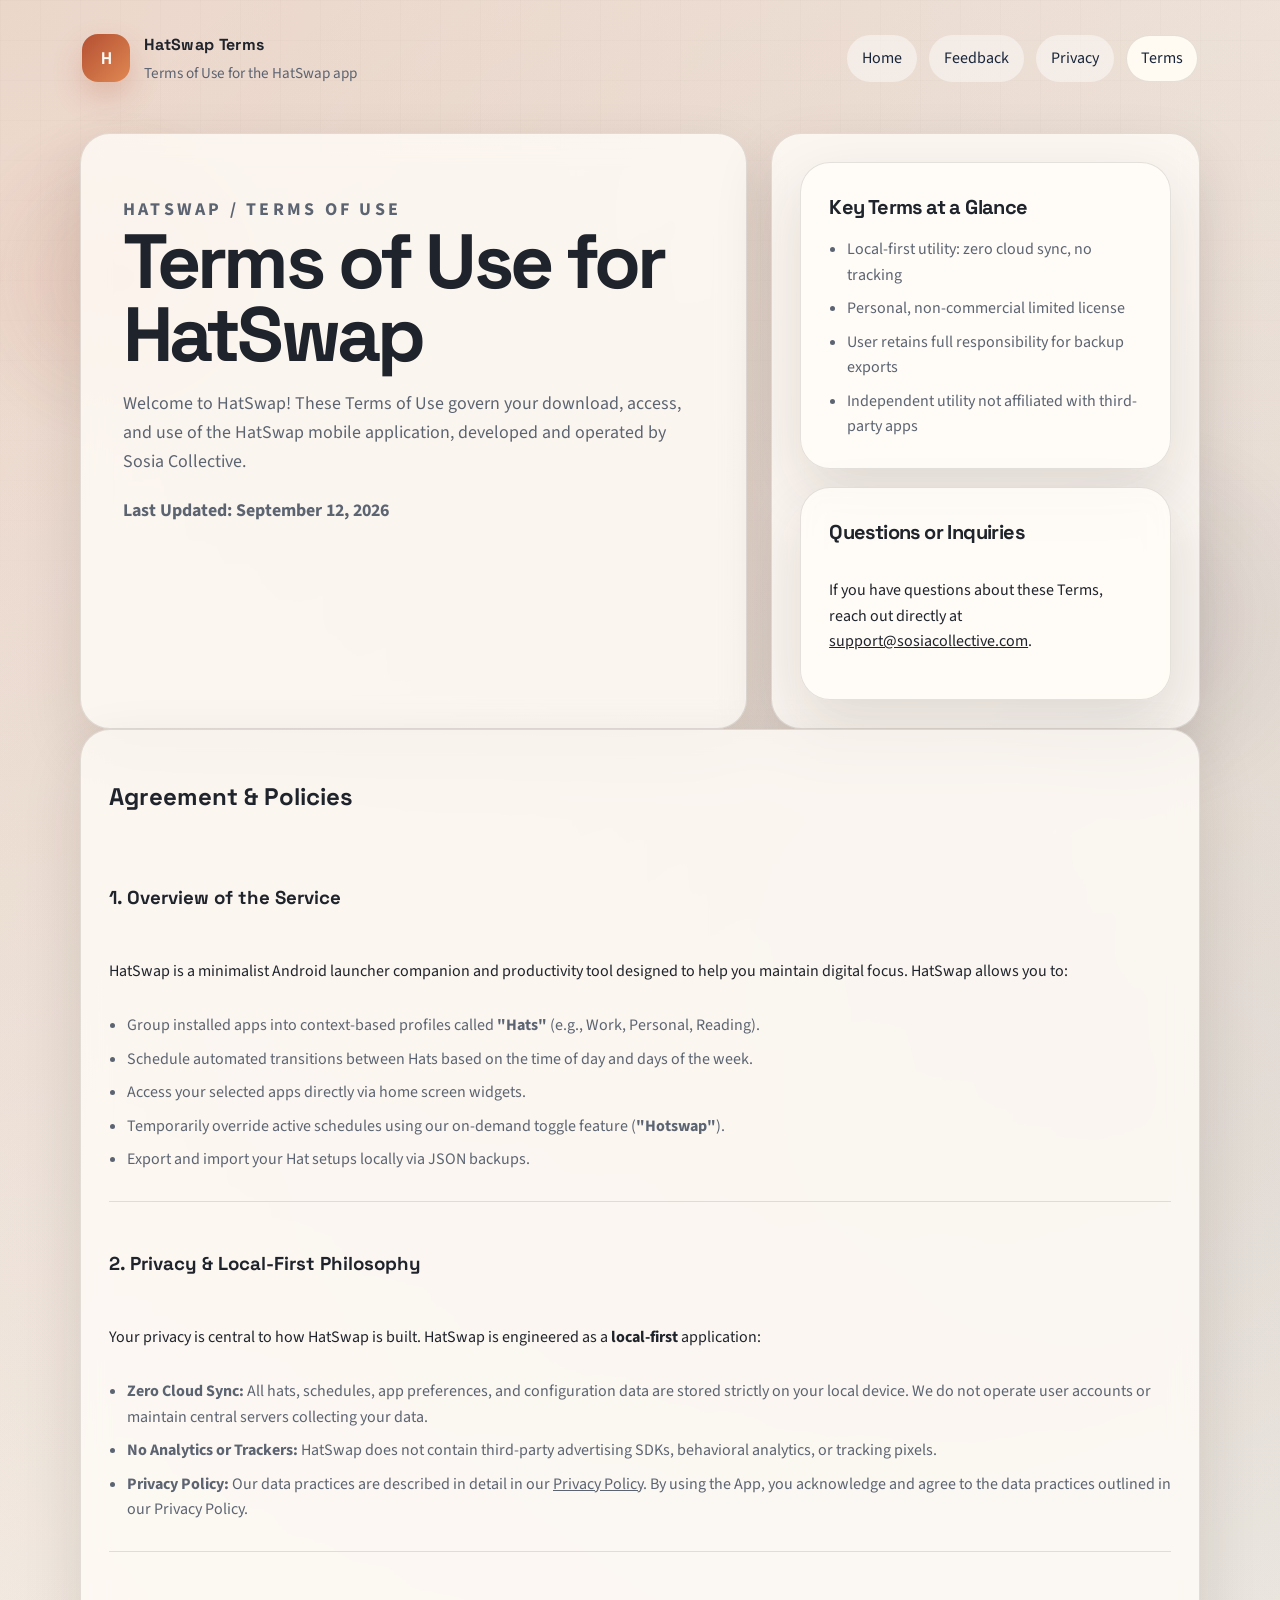
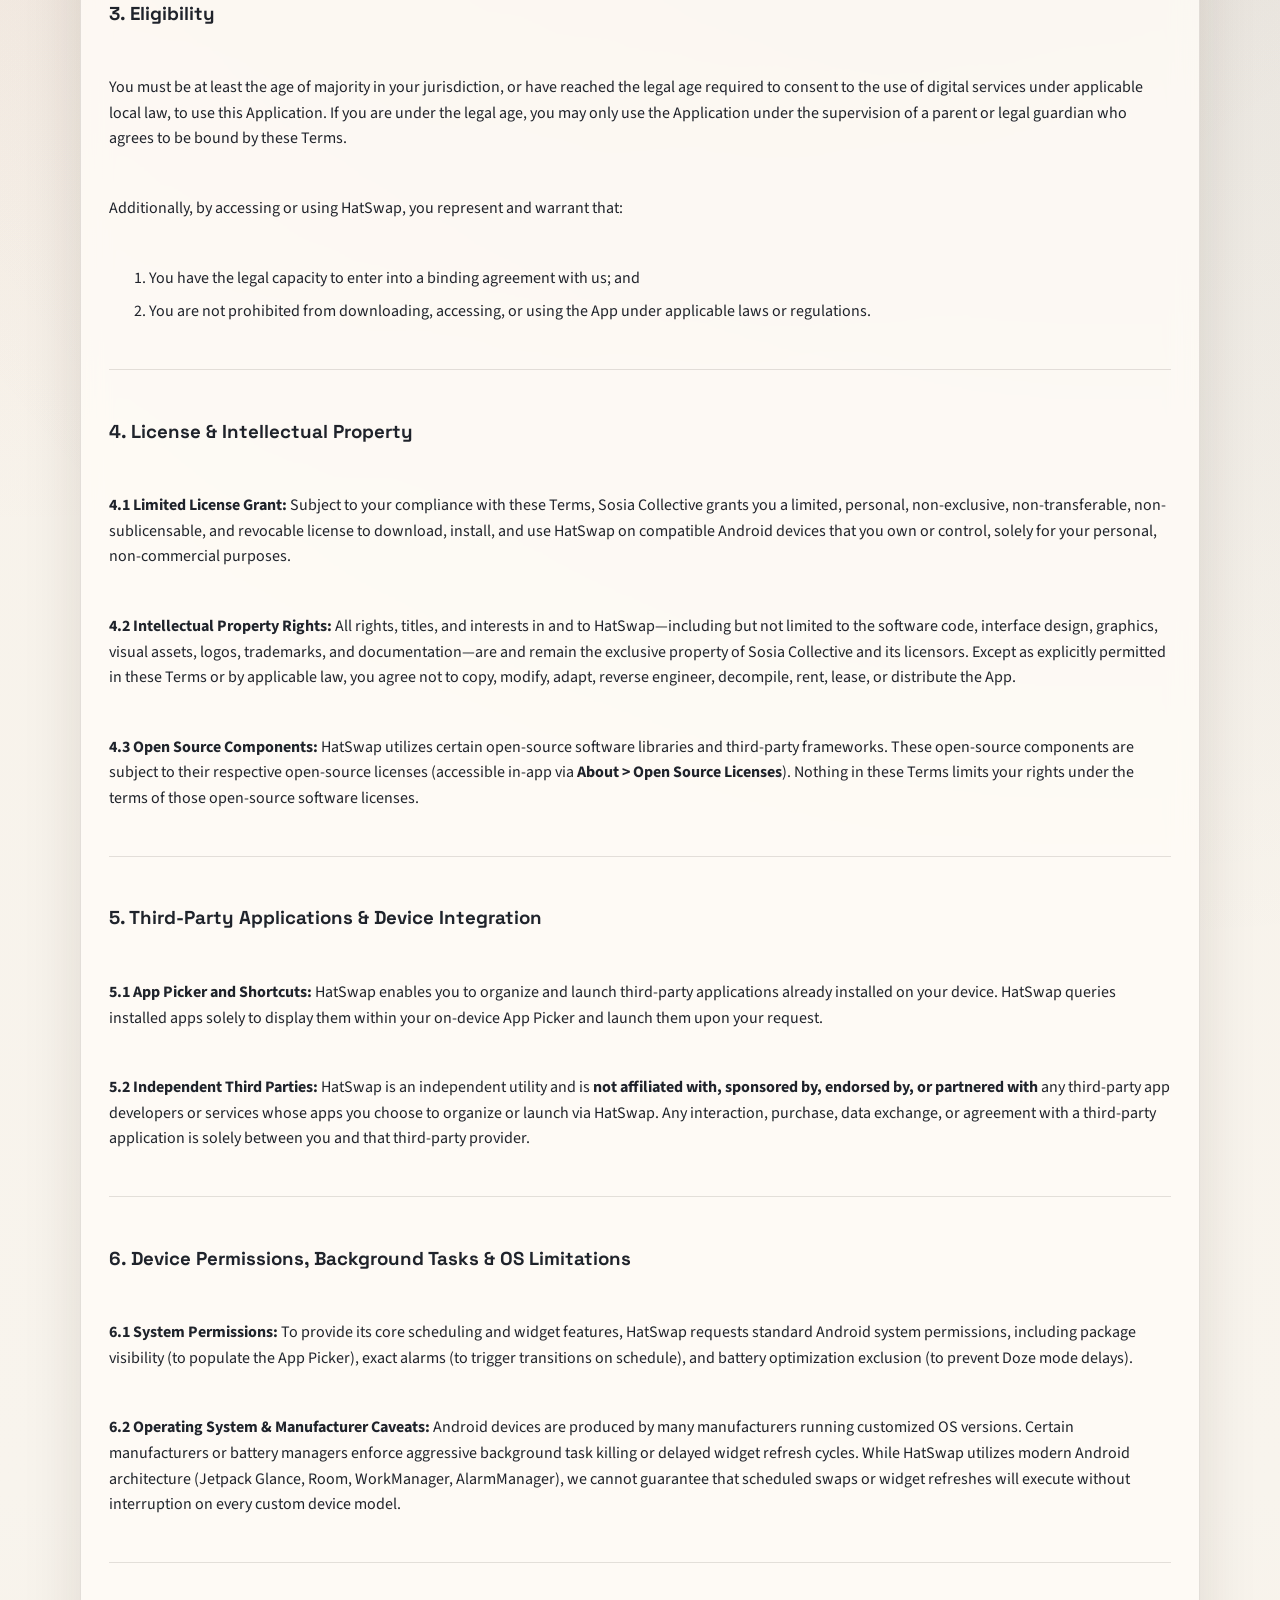
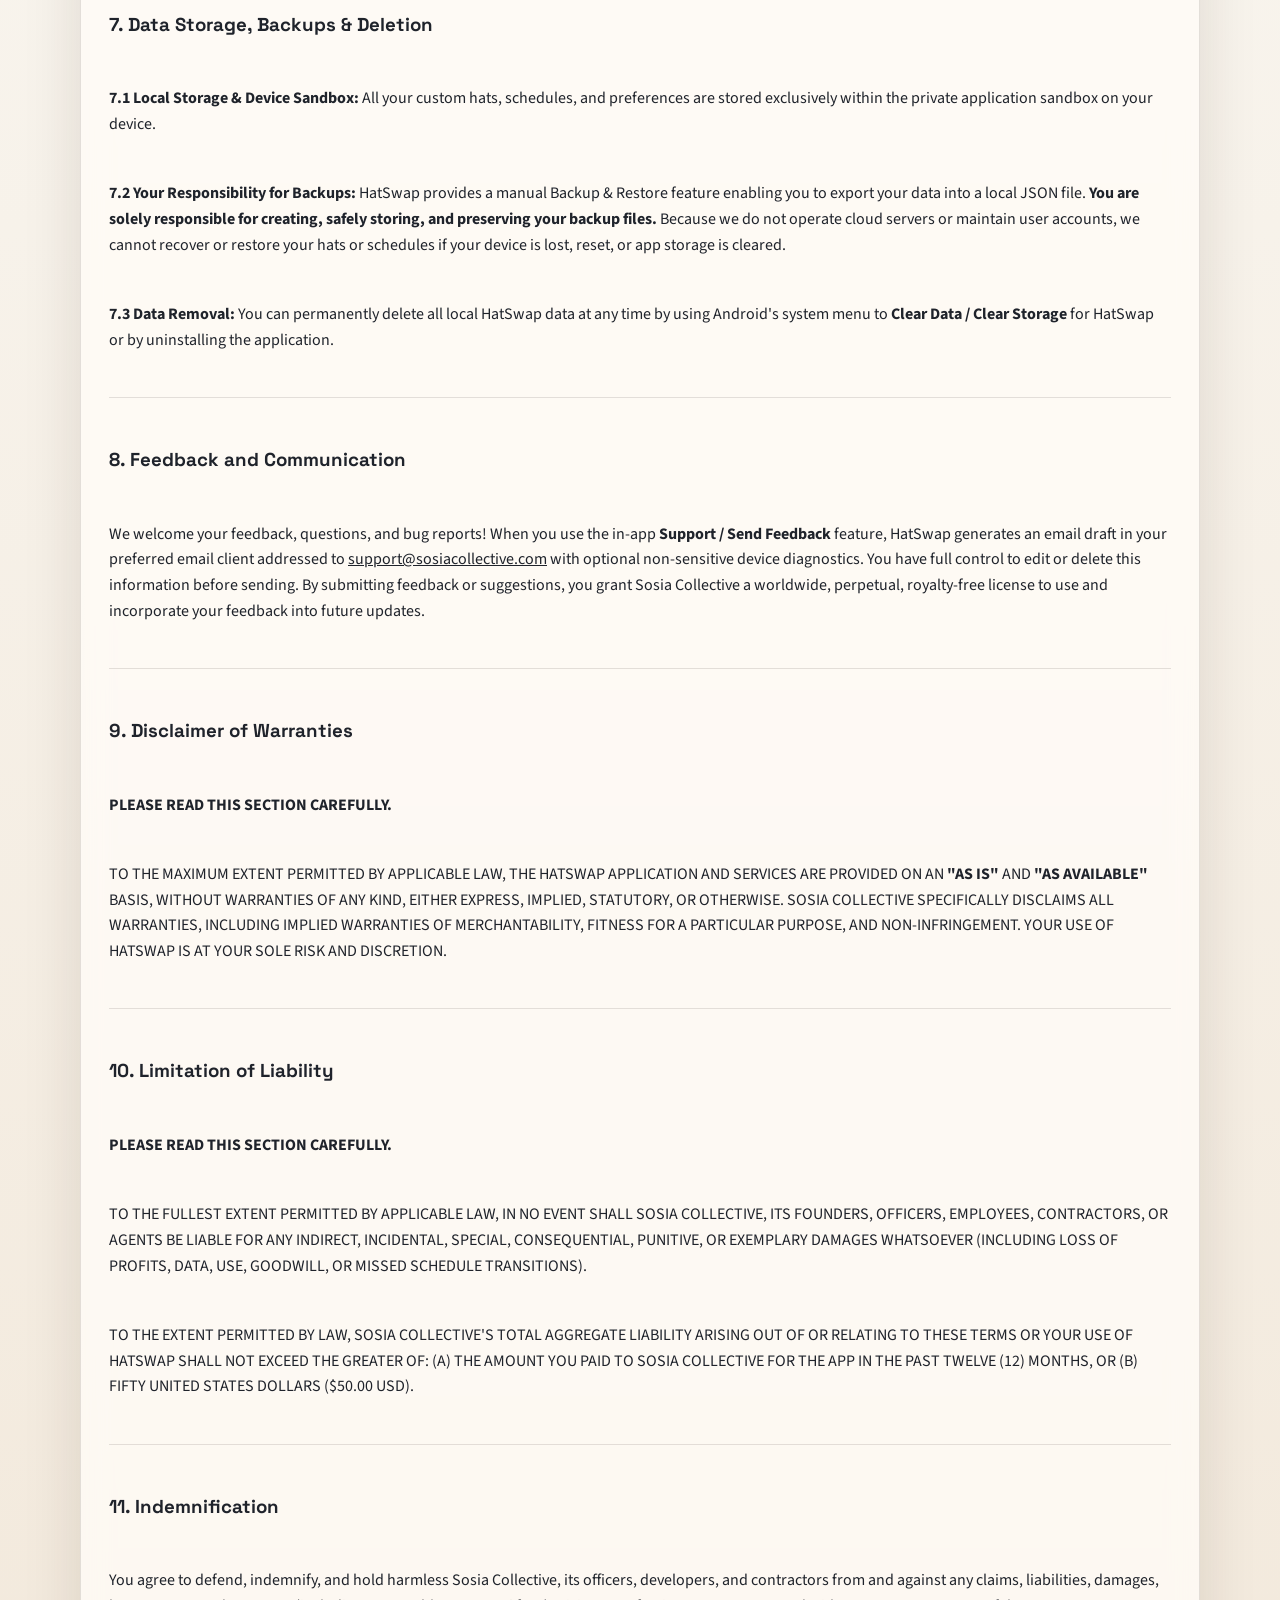
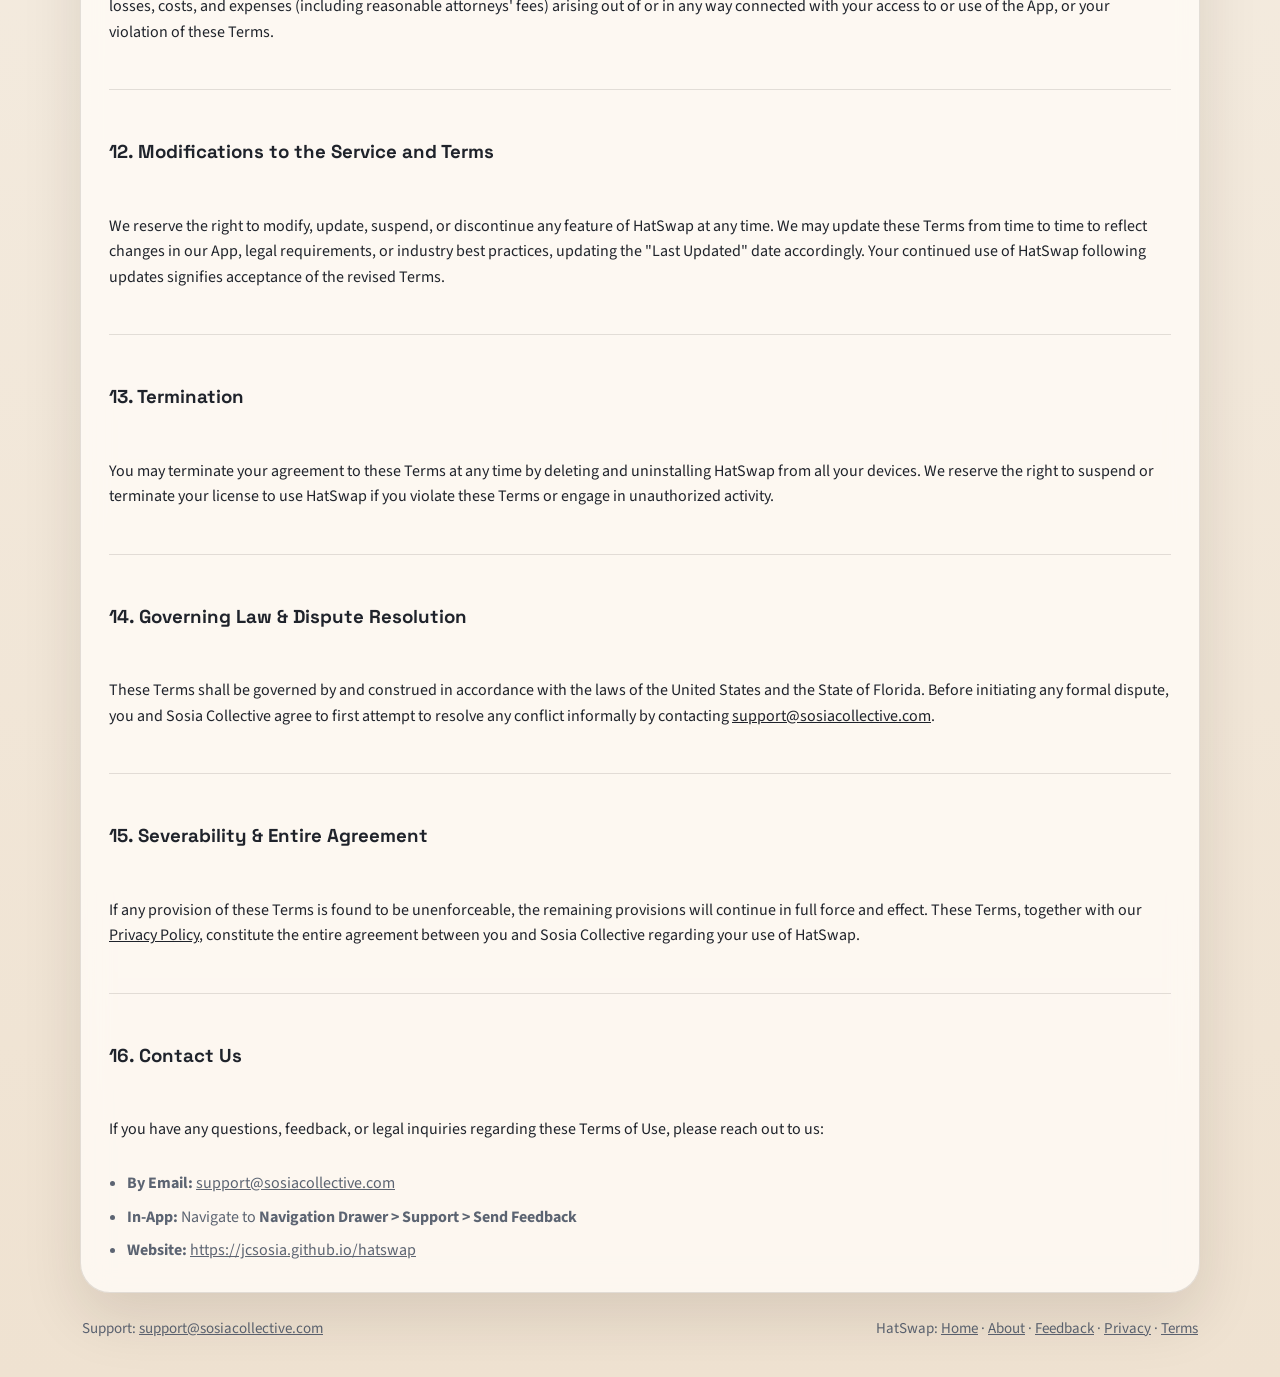
<file: hatswap/terms/index.html>
<!doctype html>
<html lang="en">

<head>
    <meta charset="utf-8" />
    <meta name="viewport" content="width=device-width, initial-scale=1" />
    <meta name="description" content="Terms of Use for HatSwap, hosted on jcsosia.github.io/hatswap/terms." />
    <title>HatSwap Terms of Use</title>
    <link rel="preconnect" href="https://fonts.googleapis.com" />
    <link rel="preconnect" href="https://fonts.gstatic.com" crossorigin />
    <link
        href="https://fonts.googleapis.com/css2?family=Source+Sans+3:wght@400;500;600;700;800&family=Space+Grotesk:wght@400;500;700&display=swap"
        rel="stylesheet" />
    <link rel="stylesheet" href="/assets/css/site.css" />
</head>

<body>
    <div class="page-shell">
        <div class="site-frame">
            <header class="topbar">
                <a class="brand" href="/hatswap/" aria-label="Return to the HatSwap project page">
                    <span class="brand-mark">H</span>
                    <span class="brand-copy">
                        <strong>HatSwap Terms</strong>
                        <span>Terms of Use for the HatSwap app</span>
                    </span>
                </a>
                <nav class="topnav" aria-label="Primary">
                    <a href="/">Home</a>
                    <a href="/hatswap/feedback/">Feedback</a>
                    <a href="/hatswap/privacy/">Privacy</a>
                    <a href="/hatswap/terms/" aria-current="page">Terms</a>
                </nav>
            </header>

            <main>
                <section class="hero" aria-labelledby="terms-title">
                    <div class="hero-copy">
                        <p class="eyebrow">HatSwap / Terms of Use</p>
                        <h1 id="terms-title">Terms of Use for HatSwap</h1>
                        <p>
                            Welcome to HatSwap! These Terms of Use govern your download, access, and use of the
                            HatSwap mobile application, developed and operated by Sosia Collective.
                        </p>
                        <p class="policy-meta">Last Updated: September 12, 2026</p>
                    </div>

                    <aside class="hero-card" aria-label="Terms highlights">
                        <div class="note-card">
                            <h3>Key Terms at a Glance</h3>
                            <ul>
                                <li>Local-first utility: zero cloud sync, no tracking</li>
                                <li>Personal, non-commercial limited license</li>
                                <li>User retains full responsibility for backup exports</li>
                                <li>Independent utility not affiliated with third-party apps</li>
                            </ul>
                        </div>
                        <div class="note-card">
                            <h3>Questions or Inquiries</h3>
                            <p>
                                If you have questions about these Terms, reach out directly at
                                <a href="mailto:support@sosiacollective.com">support@sosiacollective.com</a>.
                            </p>
                        </div>
                    </aside>
                </section>

                <article class="section-panel policy-document" id="terms" aria-labelledby="terms-title">
                    <h2 id="terms-heading">Agreement &amp; Policies</h2>

                    <section class="policy-section" aria-labelledby="section-1">
                        <h3 id="section-1">1. Overview of the Service</h3>
                        <p>
                            HatSwap is a minimalist Android launcher companion and productivity tool designed to help you
                            maintain digital focus. HatSwap allows you to:
                        </p>
                        <ul>
                            <li>Group installed apps into context-based profiles called <b>"Hats"</b> (e.g., Work, Personal, Reading).</li>
                            <li>Schedule automated transitions between Hats based on the time of day and days of the week.</li>
                            <li>Access your selected apps directly via home screen widgets.</li>
                            <li>Temporarily override active schedules using our on-demand toggle feature (<b>"Hotswap"</b>).</li>
                            <li>Export and import your Hat setups locally via JSON backups.</li>
                        </ul>
                    </section>

                    <section class="policy-section" aria-labelledby="section-2">
                        <h3 id="section-2">2. Privacy &amp; Local-First Philosophy</h3>
                        <p>
                            Your privacy is central to how HatSwap is built. HatSwap is engineered as a <b>local-first</b> application:
                        </p>
                        <ul>
                            <li><b>Zero Cloud Sync:</b> All hats, schedules, app preferences, and configuration data are stored strictly on your local device. We do not operate user accounts or maintain central servers collecting your data.</li>
                            <li><b>No Analytics or Trackers:</b> HatSwap does not contain third-party advertising SDKs, behavioral analytics, or tracking pixels.</li>
                            <li><b>Privacy Policy:</b> Our data practices are described in detail in our <a href="/hatswap/privacy/">Privacy Policy</a>. By using the App, you acknowledge and agree to the data practices outlined in our Privacy Policy.</li>
                        </ul>
                    </section>

                    <section class="policy-section" aria-labelledby="section-3">
                        <h3 id="section-3">3. Eligibility</h3>
                        <p>
                            You must be at least the age of majority in your jurisdiction, or have reached the legal age required to consent to the use of digital services under applicable local law, to use this Application. If you are under the legal age, you may only use the Application under the supervision of a parent or legal guardian who agrees to be bound by these Terms.
                        </p>
                        <p>Additionally, by accessing or using HatSwap, you represent and warrant that:</p>
                        <ol>
                            <li>You have the legal capacity to enter into a binding agreement with us; and</li>
                            <li>You are not prohibited from downloading, accessing, or using the App under applicable laws or regulations.</li>
                        </ol>
                    </section>

                    <section class="policy-section" aria-labelledby="section-4">
                        <h3 id="section-4">4. License &amp; Intellectual Property</h3>
                        <p><b>4.1 Limited License Grant:</b> Subject to your compliance with these Terms, Sosia Collective grants you a limited, personal, non-exclusive, non-transferable, non-sublicensable, and revocable license to download, install, and use HatSwap on compatible Android devices that you own or control, solely for your personal, non-commercial purposes.</p>
                        <p><b>4.2 Intellectual Property Rights:</b> All rights, titles, and interests in and to HatSwap—including but not limited to the software code, interface design, graphics, visual assets, logos, trademarks, and documentation—are and remain the exclusive property of Sosia Collective and its licensors. Except as explicitly permitted in these Terms or by applicable law, you agree not to copy, modify, adapt, reverse engineer, decompile, rent, lease, or distribute the App.</p>
                        <p><b>4.3 Open Source Components:</b> HatSwap utilizes certain open-source software libraries and third-party frameworks. These open-source components are subject to their respective open-source licenses (accessible in-app via <b>About &gt; Open Source Licenses</b>). Nothing in these Terms limits your rights under the terms of those open-source software licenses.</p>
                    </section>

                    <section class="policy-section" aria-labelledby="section-5">
                        <h3 id="section-5">5. Third-Party Applications &amp; Device Integration</h3>
                        <p><b>5.1 App Picker and Shortcuts:</b> HatSwap enables you to organize and launch third-party applications already installed on your device. HatSwap queries installed apps solely to display them within your on-device App Picker and launch them upon your request.</p>
                        <p><b>5.2 Independent Third Parties:</b> HatSwap is an independent utility and is <b>not affiliated with, sponsored by, endorsed by, or partnered with</b> any third-party app developers or services whose apps you choose to organize or launch via HatSwap. Any interaction, purchase, data exchange, or agreement with a third-party application is solely between you and that third-party provider.</p>
                    </section>

                    <section class="policy-section" aria-labelledby="section-6">
                        <h3 id="section-6">6. Device Permissions, Background Tasks &amp; OS Limitations</h3>
                        <p><b>6.1 System Permissions:</b> To provide its core scheduling and widget features, HatSwap requests standard Android system permissions, including package visibility (to populate the App Picker), exact alarms (to trigger transitions on schedule), and battery optimization exclusion (to prevent Doze mode delays).</p>
                        <p><b>6.2 Operating System &amp; Manufacturer Caveats:</b> Android devices are produced by many manufacturers running customized OS versions. Certain manufacturers or battery managers enforce aggressive background task killing or delayed widget refresh cycles. While HatSwap utilizes modern Android architecture (Jetpack Glance, Room, WorkManager, AlarmManager), we cannot guarantee that scheduled swaps or widget refreshes will execute without interruption on every custom device model.</p>
                    </section>

                    <section class="policy-section" aria-labelledby="section-7">
                        <h3 id="section-7">7. Data Storage, Backups &amp; Deletion</h3>
                        <p><b>7.1 Local Storage &amp; Device Sandbox:</b> All your custom hats, schedules, and preferences are stored exclusively within the private application sandbox on your device.</p>
                        <p><b>7.2 Your Responsibility for Backups:</b> HatSwap provides a manual Backup &amp; Restore feature enabling you to export your data into a local JSON file. <b>You are solely responsible for creating, safely storing, and preserving your backup files.</b> Because we do not operate cloud servers or maintain user accounts, we cannot recover or restore your hats or schedules if your device is lost, reset, or app storage is cleared.</p>
                        <p><b>7.3 Data Removal:</b> You can permanently delete all local HatSwap data at any time by using Android's system menu to <b>Clear Data / Clear Storage</b> for HatSwap or by uninstalling the application.</p>
                    </section>

                    <section class="policy-section" aria-labelledby="section-8">
                        <h3 id="section-8">8. Feedback and Communication</h3>
                        <p>
                            We welcome your feedback, questions, and bug reports! When you use the in-app <b>Support / Send Feedback</b> feature, HatSwap generates an email draft in your preferred email client addressed to <a href="mailto:support@sosiacollective.com">support@sosiacollective.com</a> with optional non-sensitive device diagnostics. You have full control to edit or delete this information before sending. By submitting feedback or suggestions, you grant Sosia Collective a worldwide, perpetual, royalty-free license to use and incorporate your feedback into future updates.
                        </p>
                    </section>

                    <section class="policy-section" aria-labelledby="section-9">
                        <h3 id="section-9">9. Disclaimer of Warranties</h3>
                        <p>
                            <b>PLEASE READ THIS SECTION CAREFULLY.</b>
                        </p>
                        <p>
                            TO THE MAXIMUM EXTENT PERMITTED BY APPLICABLE LAW, THE HATSWAP APPLICATION AND SERVICES ARE PROVIDED ON AN <b>"AS IS"</b> AND <b>"AS AVAILABLE"</b> BASIS, WITHOUT WARRANTIES OF ANY KIND, EITHER EXPRESS, IMPLIED, STATUTORY, OR OTHERWISE. SOSIA COLLECTIVE SPECIFICALLY DISCLAIMS ALL WARRANTIES, INCLUDING IMPLIED WARRANTIES OF MERCHANTABILITY, FITNESS FOR A PARTICULAR PURPOSE, AND NON-INFRINGEMENT. YOUR USE OF HATSWAP IS AT YOUR SOLE RISK AND DISCRETION.
                        </p>
                    </section>

                    <section class="policy-section" aria-labelledby="section-10">
                        <h3 id="section-10">10. Limitation of Liability</h3>
                        <p>
                            <b>PLEASE READ THIS SECTION CAREFULLY.</b>
                        </p>
                        <p>
                            TO THE FULLEST EXTENT PERMITTED BY APPLICABLE LAW, IN NO EVENT SHALL SOSIA COLLECTIVE, ITS FOUNDERS, OFFICERS, EMPLOYEES, CONTRACTORS, OR AGENTS BE LIABLE FOR ANY INDIRECT, INCIDENTAL, SPECIAL, CONSEQUENTIAL, PUNITIVE, OR EXEMPLARY DAMAGES WHATSOEVER (INCLUDING LOSS OF PROFITS, DATA, USE, GOODWILL, OR MISSED SCHEDULE TRANSITIONS).
                        </p>
                        <p>
                            TO THE EXTENT PERMITTED BY LAW, SOSIA COLLECTIVE'S TOTAL AGGREGATE LIABILITY ARISING OUT OF OR RELATING TO THESE TERMS OR YOUR USE OF HATSWAP SHALL NOT EXCEED THE GREATER OF: (A) THE AMOUNT YOU PAID TO SOSIA COLLECTIVE FOR THE APP IN THE PAST TWELVE (12) MONTHS, OR (B) FIFTY UNITED STATES DOLLARS ($50.00 USD).
                        </p>
                    </section>

                    <section class="policy-section" aria-labelledby="section-11">
                        <h3 id="section-11">11. Indemnification</h3>
                        <p>
                            You agree to defend, indemnify, and hold harmless Sosia Collective, its officers, developers, and contractors from and against any claims, liabilities, damages, losses, costs, and expenses (including reasonable attorneys' fees) arising out of or in any way connected with your access to or use of the App, or your violation of these Terms.
                        </p>
                    </section>

                    <section class="policy-section" aria-labelledby="section-12">
                        <h3 id="section-12">12. Modifications to the Service and Terms</h3>
                        <p>
                            We reserve the right to modify, update, suspend, or discontinue any feature of HatSwap at any time. We may update these Terms from time to time to reflect changes in our App, legal requirements, or industry best practices, updating the "Last Updated" date accordingly. Your continued use of HatSwap following updates signifies acceptance of the revised Terms.
                        </p>
                    </section>

                    <section class="policy-section" aria-labelledby="section-13">
                        <h3 id="section-13">13. Termination</h3>
                        <p>
                            You may terminate your agreement to these Terms at any time by deleting and uninstalling HatSwap from all your devices. We reserve the right to suspend or terminate your license to use HatSwap if you violate these Terms or engage in unauthorized activity.
                        </p>
                    </section>

                    <section class="policy-section" aria-labelledby="section-14">
                        <h3 id="section-14">14. Governing Law &amp; Dispute Resolution</h3>
                        <p>
                            These Terms shall be governed by and construed in accordance with the laws of the United States and the State of Florida. Before initiating any formal dispute, you and Sosia Collective agree to first attempt to resolve any conflict informally by contacting <a href="mailto:support@sosiacollective.com">support@sosiacollective.com</a>.
                        </p>
                    </section>

                    <section class="policy-section" aria-labelledby="section-15">
                        <h3 id="section-15">15. Severability &amp; Entire Agreement</h3>
                        <p>
                            If any provision of these Terms is found to be unenforceable, the remaining provisions will continue in full force and effect. These Terms, together with our <a href="/hatswap/privacy/">Privacy Policy</a>, constitute the entire agreement between you and Sosia Collective regarding your use of HatSwap.
                        </p>
                    </section>

                    <section class="policy-section" aria-labelledby="section-16">
                        <h3 id="section-16">16. Contact Us</h3>
                        <p>
                            If you have any questions, feedback, or legal inquiries regarding these Terms of Use, please reach out to us:
                        </p>
                        <ul>
                            <li><b>By Email:</b> <a href="mailto:support@sosiacollective.com">support@sosiacollective.com</a></li>
                            <li><b>In-App:</b> Navigate to <b>Navigation Drawer &gt; Support &gt; Send Feedback</b></li>
                            <li><b>Website:</b> <a href="/hatswap/">https://jcsosia.github.io/hatswap</a></li>
                        </ul>
                    </section>
                </article>
            </main>

            <footer class="footer">
                <span>Support: <a href="mailto:support@sosiacollective.com">support@sosiacollective.com</a></span>
                <span>
                    HatSwap: <a href="/">Home</a> · <a href="/hatswap/">About</a> · <a href="/hatswap/feedback/">Feedback</a> · <a href="/hatswap/privacy/">Privacy</a> · <a href="/hatswap/terms/">Terms</a>
                </span>
            </footer>
        </div>
    </div>
</body>

</html>
</file>
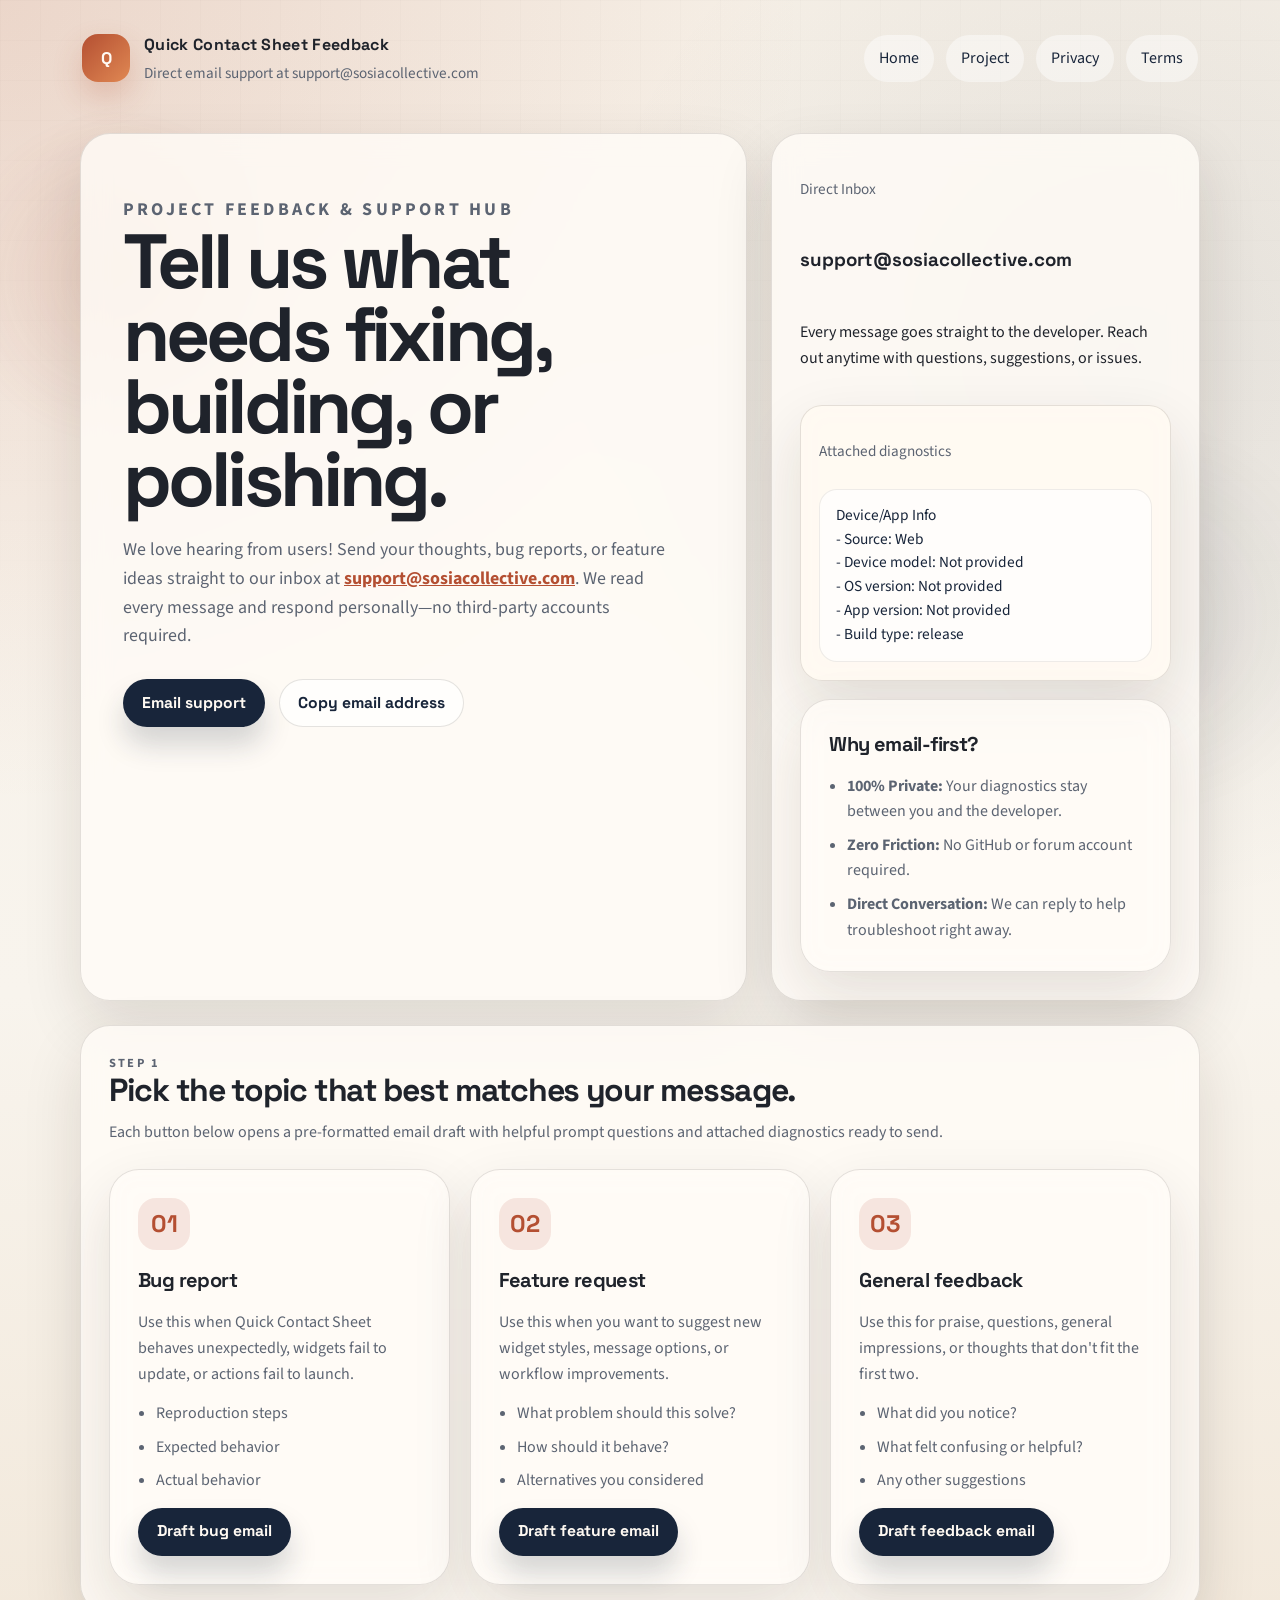
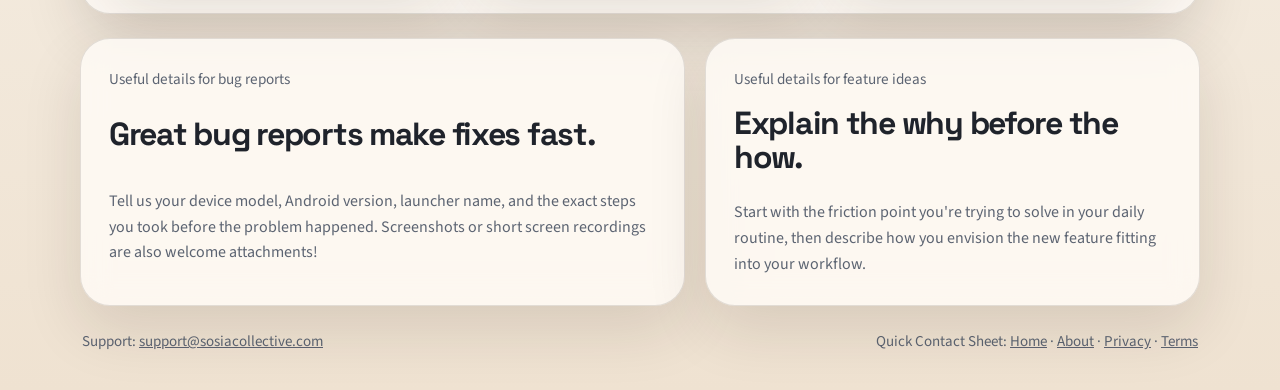
<file: quick-contact-sheet/feedback/index.html>
<!doctype html>
<html lang="en">

<head>
    <meta charset="utf-8" />
    <meta name="viewport" content="width=device-width, initial-scale=1" />
    <meta name="description"
        content="Submit Quick Contact Sheet bug reports, feature requests, or questions directly to our support inbox at support@sosiacollective.com." />
    <title>Quick Contact Sheet Feedback &amp; Support</title>
    <link rel="preconnect" href="https://fonts.googleapis.com" />
    <link rel="preconnect" href="https://fonts.gstatic.com" crossorigin />
    <link
        href="https://fonts.googleapis.com/css2?family=Source+Sans+3:wght@400;500;600;700;800&family=Space+Grotesk:wght@400;500;700&display=swap"
        rel="stylesheet" />
    <link rel="stylesheet" href="/assets/css/site.css" />
</head>

<body>
    <div class="page-shell">
        <div class="site-frame">
            <header class="topbar">
                <a class="brand" href="/quick-contact-sheet/" aria-label="Return to the Quick Contact Sheet project page">
                    <span class="brand-mark">Q</span>
                    <span class="brand-copy">
                        <strong>Quick Contact Sheet Feedback</strong>
                        <span>Direct email support at support@sosiacollective.com</span>
                    </span>
                </a>
                <nav class="topnav" aria-label="Primary">
                    <a href="/">Home</a>
                    <a href="/quick-contact-sheet/">Project</a>
                    <a href="/quick-contact-sheet/privacy/">Privacy</a>
                    <a href="/quick-contact-sheet/terms/">Terms</a>
                </nav>
            </header>

            <main>
                <section class="hero" aria-labelledby="feedback-hero-title">
                    <div class="hero-copy">
                        <p class="eyebrow">Project feedback &amp; support hub</p>
                        <h1 id="feedback-hero-title">Tell us what needs fixing, building, or polishing.</h1>
                        <p>
                            We love hearing from users! Send your thoughts, bug reports, or feature ideas straight to our inbox at
                            <strong><a href="mailto:support@sosiacollective.com" style="color: var(--accent);">support@sosiacollective.com</a></strong>.
                            We read every message and respond personally—no third-party accounts required.
                        </p>
                        <div class="hero-actions">
                            <a class="button primary" data-mailto-trigger="general"
                                href="mailto:support@sosiacollective.com?subject=%5BQuick%20Contact%20Sheet%20Feedback%5D">Email support</a>
                            <button class="button secondary" type="button" data-copy-email>
                                Copy email address
                            </button>
                        </div>
                    </div>

                    <aside class="hero-card" aria-label="Support inbox and instructions">
                        <div class="feedback-note">
                            <p class="panel-label">Direct Inbox</p>
                            <h3>support@sosiacollective.com</h3>
                            <p>
                                Every message goes straight to the developer. Reach out anytime with questions, suggestions, or issues.
                            </p>
                        </div>
                        <div class="metadata-card" aria-label="Quick Contact Sheet device and app info">
                            <p class="panel-label">Attached diagnostics</p>
                            <pre class="metadata-block" data-device-app-info>Device/App Info
- Source: Web
- Device model: Not provided
- OS version: Not provided
- App version: Not provided
- Build type: release</pre>
                        </div>
                        <div class="note-card">
                            <h3>Why email-first?</h3>
                            <ul>
                                <li><strong>100% Private:</strong> Your diagnostics stay between you and the developer.</li>
                                <li><strong>Zero Friction:</strong> No GitHub or forum account required.</li>
                                <li><strong>Direct Conversation:</strong> We can reply to help troubleshoot right away.</li>
                            </ul>
                        </div>
                    </aside>
                </section>

                <section class="section" aria-labelledby="report-title" id="report">
                    <div class="section-panel">
                        <p class="eyebrow">Step 1</p>
                        <h2 id="report-title">Pick the topic that best matches your message.</h2>
                        <p>
                            Each button below opens a pre-formatted email draft with helpful prompt questions and attached diagnostics ready to send.
                        </p>

                        <div class="issue-grid">
                            <article class="issue-card">
                                <div class="issue-icon">01</div>
                                <h3>Bug report</h3>
                                <p>
                                    Use this when Quick Contact Sheet behaves unexpectedly, widgets fail to update, or actions fail to launch.
                                </p>
                                <ul>
                                    <li>Reproduction steps</li>
                                    <li>Expected behavior</li>
                                    <li>Actual behavior</li>
                                </ul>
                                <a class="button primary" data-mailto-trigger="bug"
                                    href="mailto:support@sosiacollective.com?subject=%5BQuick%20Contact%20Sheet%20Bug%20Report%5D">Draft bug email</a>
                            </article>

                            <article class="issue-card">
                                <div class="issue-icon">02</div>
                                <h3>Feature request</h3>
                                <p>
                                    Use this when you want to suggest new widget styles, message options, or workflow improvements.
                                </p>
                                <ul>
                                    <li>What problem should this solve?</li>
                                    <li>How should it behave?</li>
                                    <li>Alternatives you considered</li>
                                </ul>
                                <a class="button primary" data-mailto-trigger="feature"
                                    href="mailto:support@sosiacollective.com?subject=%5BQuick%20Contact%20Sheet%20Feature%20Request%5D">Draft feature email</a>
                            </article>

                            <article class="issue-card">
                                <div class="issue-icon">03</div>
                                <h3>General feedback</h3>
                                <p>
                                    Use this for praise, questions, general impressions, or thoughts that don't fit the first two.
                                </p>
                                <ul>
                                    <li>What did you notice?</li>
                                    <li>What felt confusing or helpful?</li>
                                    <li>Any other suggestions</li>
                                </ul>
                                <a class="button primary" data-mailto-trigger="general"
                                    href="mailto:support@sosiacollective.com?subject=%5BQuick%20Contact%20Sheet%20Feedback%5D">Draft feedback email</a>
                            </article>
                        </div>
                    </div>
                </section>

                <section class="section" id="tips" aria-labelledby="tips-title">
                    <div class="feedback-grid">
                        <article class="feedback-card">
                            <p class="panel-label">Useful details for bug reports</p>
                            <h2 id="tips-title">Great bug reports make fixes fast.</h2>
                            <p>
                                Tell us your device model, Android version, launcher name, and the exact steps you took before the problem happened. Screenshots or short screen recordings are also welcome attachments!
                            </p>
                        </article>

                        <article class="feedback-card">
                            <p class="panel-label">Useful details for feature ideas</p>
                            <h2>Explain the why before the how.</h2>
                            <p>
                                Start with the friction point you're trying to solve in your daily routine, then describe how you envision the new feature fitting into your workflow.
                            </p>
                        </article>
                    </div>
                </section>
            </main>

            <footer class="footer">
                <span>Support: <a href="mailto:support@sosiacollective.com">support@sosiacollective.com</a></span>
                <span>
                    Quick Contact Sheet: <a href="/">Home</a> · <a href="/quick-contact-sheet/">About</a> · <a href="/quick-contact-sheet/privacy/">Privacy</a> · <a href="/quick-contact-sheet/terms/">Terms</a>
                </span>
            </footer>
        </div>
    </div>

    <script>
        (() => {
            const SUPPORT_EMAIL = "support@sosiacollective.com";

            function safeDecodeQueryValue(value) {
                if (value === null || value === undefined) {
                    return "";
                }

                const stringValue = String(value);

                try {
                    return decodeURIComponent(stringValue.replace(/\+/g, "%20"));
                } catch (error) {
                    return stringValue;
                }
            }

            function normalizeValue(value, fallback) {
                const decodedValue = safeDecodeQueryValue(value).trim();
                return decodedValue || fallback;
            }

            function getQuickContactSheetContext() {
                const searchParams = new URLSearchParams(window.location.search);

                return {
                    source: normalizeValue(searchParams.get("source"), "Web"),
                    deviceModel: normalizeValue(searchParams.get("deviceModel"), "Not provided"),
                    osVersion: normalizeValue(searchParams.get("osVersion"), "Not provided"),
                    appVersion: normalizeValue(searchParams.get("appVersion"), "Not provided"),
                    buildType: normalizeValue(searchParams.get("buildType"), "release")
                };
            }

            function buildPrefillBlock(context) {
                return [
                    "Device/App Info",
                    `- Source: ${context.source}`,
                    `- Device model: ${context.deviceModel}`,
                    `- OS version: ${context.osVersion}`,
                    `- App version: ${context.appVersion}`,
                    `- Build type: ${context.buildType}`
                ].join("\n");
            }

            function buildDiagnosticsEmailBlock(context) {
                return [
                    "",
                    "",
                    "--- Diagnostics (helps troubleshoot issues) ---",
                    `App: Quick Contact Sheet ${context.appVersion}`,
                    `Device: ${context.deviceModel}`,
                    `OS: ${context.osVersion}`,
                    `Source: ${context.source} (${context.buildType})`,
                    "------------------------------------------------"
                ].join("\n");
            }

            function buildMailtoUrl(feedbackType, context) {
                const hasVersion = context.appVersion && context.appVersion !== "Not provided";
                const versionSuffix = hasVersion ? ` v${context.appVersion}` : "";

                const subjects = {
                    bug: `[Quick Contact Sheet Bug Report]${versionSuffix}`,
                    feature: `[Quick Contact Sheet Feature Request]`,
                    general: `[Quick Contact Sheet Feedback]`
                };

                const subject = subjects[feedbackType] || "[Quick Contact Sheet Feedback]";
                const diagnostics = buildDiagnosticsEmailBlock(context);

                const bodyTemplates = {
                    bug: [
                        "Hi JC,",
                        "",
                        "What happened?",
                        "[Describe the issue here]",
                        "",
                        "Steps to reproduce:",
                        "1. ",
                        "2. ",
                        "",
                        "Expected behavior:",
                        "[What did you expect to happen instead?]",
                        diagnostics
                    ].join("\n"),
                    feature: [
                        "Hi JC,",
                        "",
                        "What problem would you like Quick Contact Sheet to solve?",
                        "[Describe the situation or friction point]",
                        "",
                        "Suggested feature or improvement:",
                        "[Describe your idea]",
                        diagnostics
                    ].join("\n"),
                    general: [
                        "Hi JC,",
                        "",
                        "What's on your mind?",
                        "[Share your thoughts, questions, or suggestions here]",
                        diagnostics
                    ].join("\n")
                };

                const body = bodyTemplates[feedbackType] || bodyTemplates.general;
                return `mailto:${SUPPORT_EMAIL}?subject=${encodeURIComponent(subject)}&body=${encodeURIComponent(body)}`;
            }

            function updateFeedbackLinks() {
                const context = getQuickContactSheetContext();

                document.querySelectorAll("[data-mailto-trigger]").forEach((link) => {
                    const feedbackType = link.getAttribute("data-mailto-trigger");
                    link.href = buildMailtoUrl(feedbackType, context);
                });

                const metadataNode = document.querySelector("[data-device-app-info]");
                if (metadataNode) {
                    metadataNode.textContent = buildPrefillBlock(context);
                }
            }

            function setupCopyEmailButton() {
                const copyButton = document.querySelector("[data-copy-email]");
                if (!copyButton) return;

                copyButton.addEventListener("click", async () => {
                    try {
                        await navigator.clipboard.writeText(SUPPORT_EMAIL);
                        const originalText = copyButton.textContent;
                        copyButton.textContent = "Email copied! ✓";
                        setTimeout(() => {
                            copyButton.textContent = originalText;
                        }, 2500);
                    } catch (err) {
                        window.location.href = `mailto:${SUPPORT_EMAIL}`;
                    }
                });
            }

            updateFeedbackLinks();
            setupCopyEmailButton();
        })();
    </script>
</body>

</html>
</file>
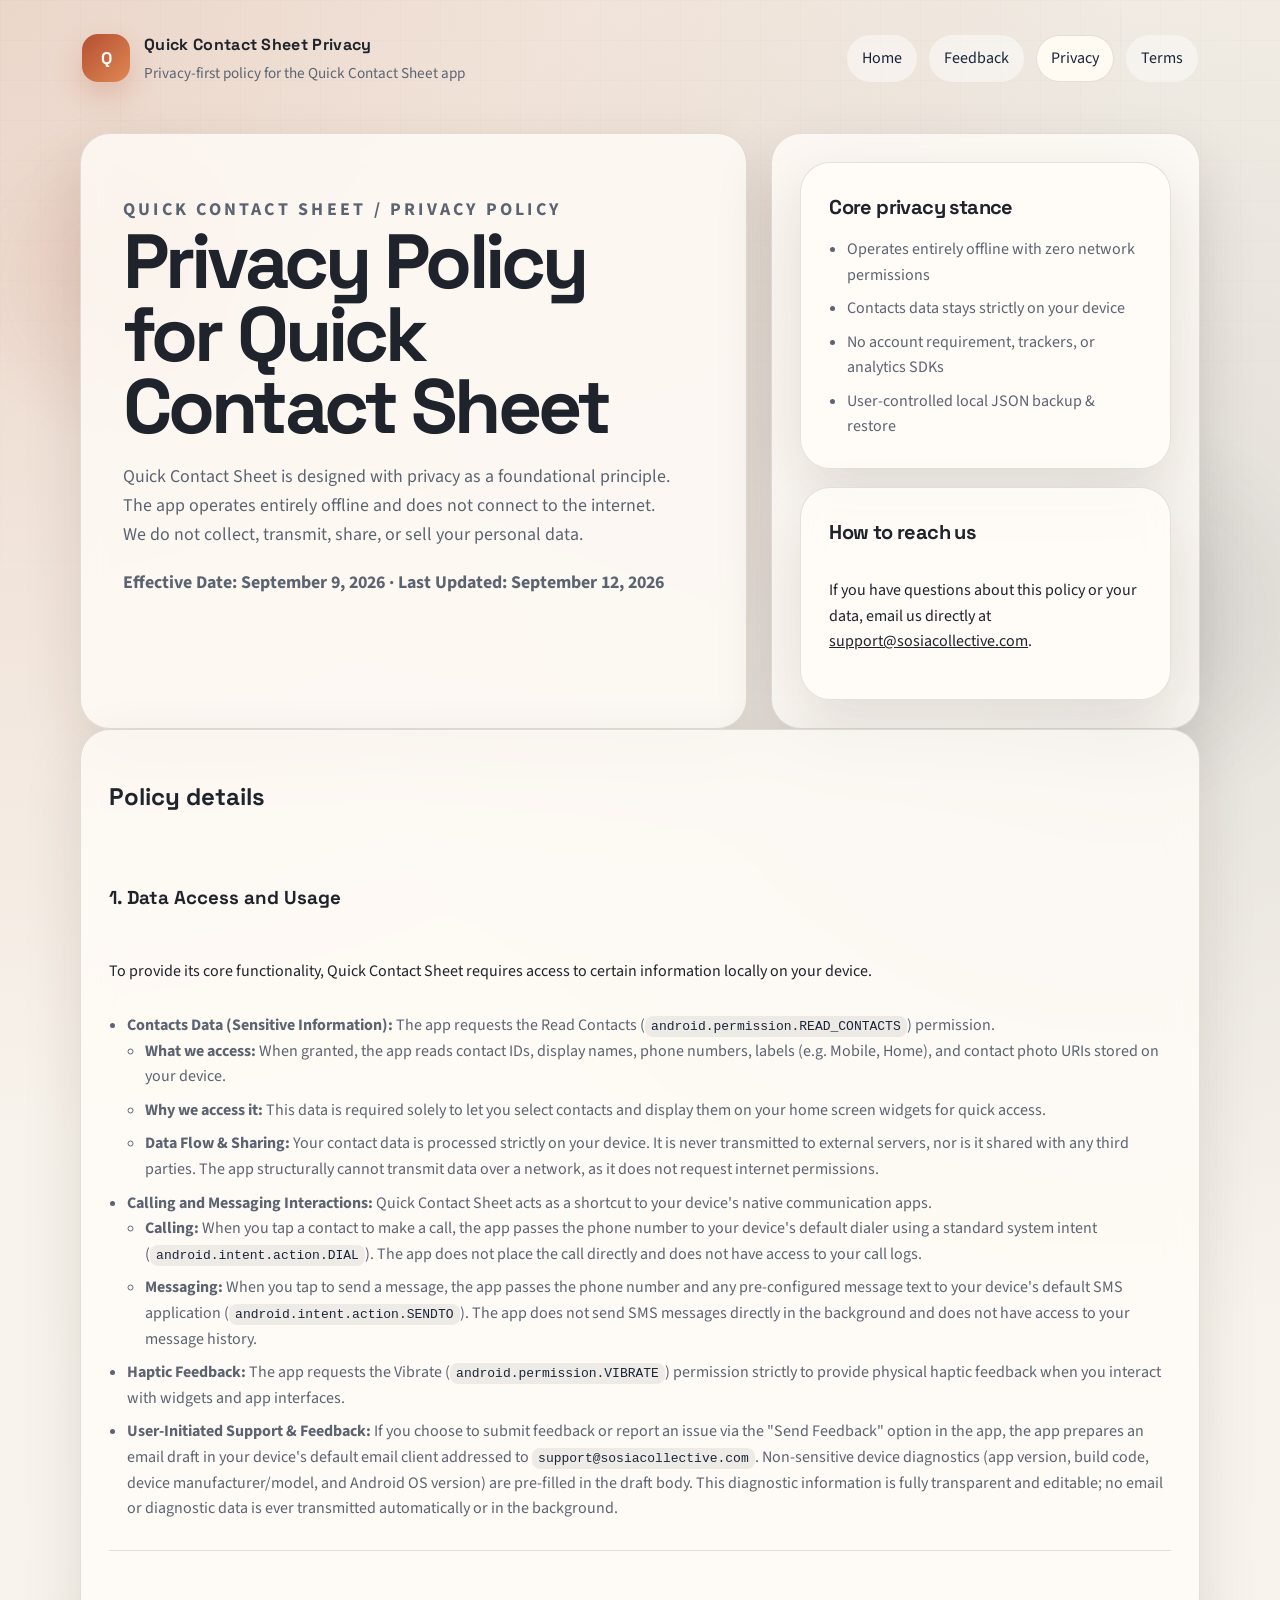
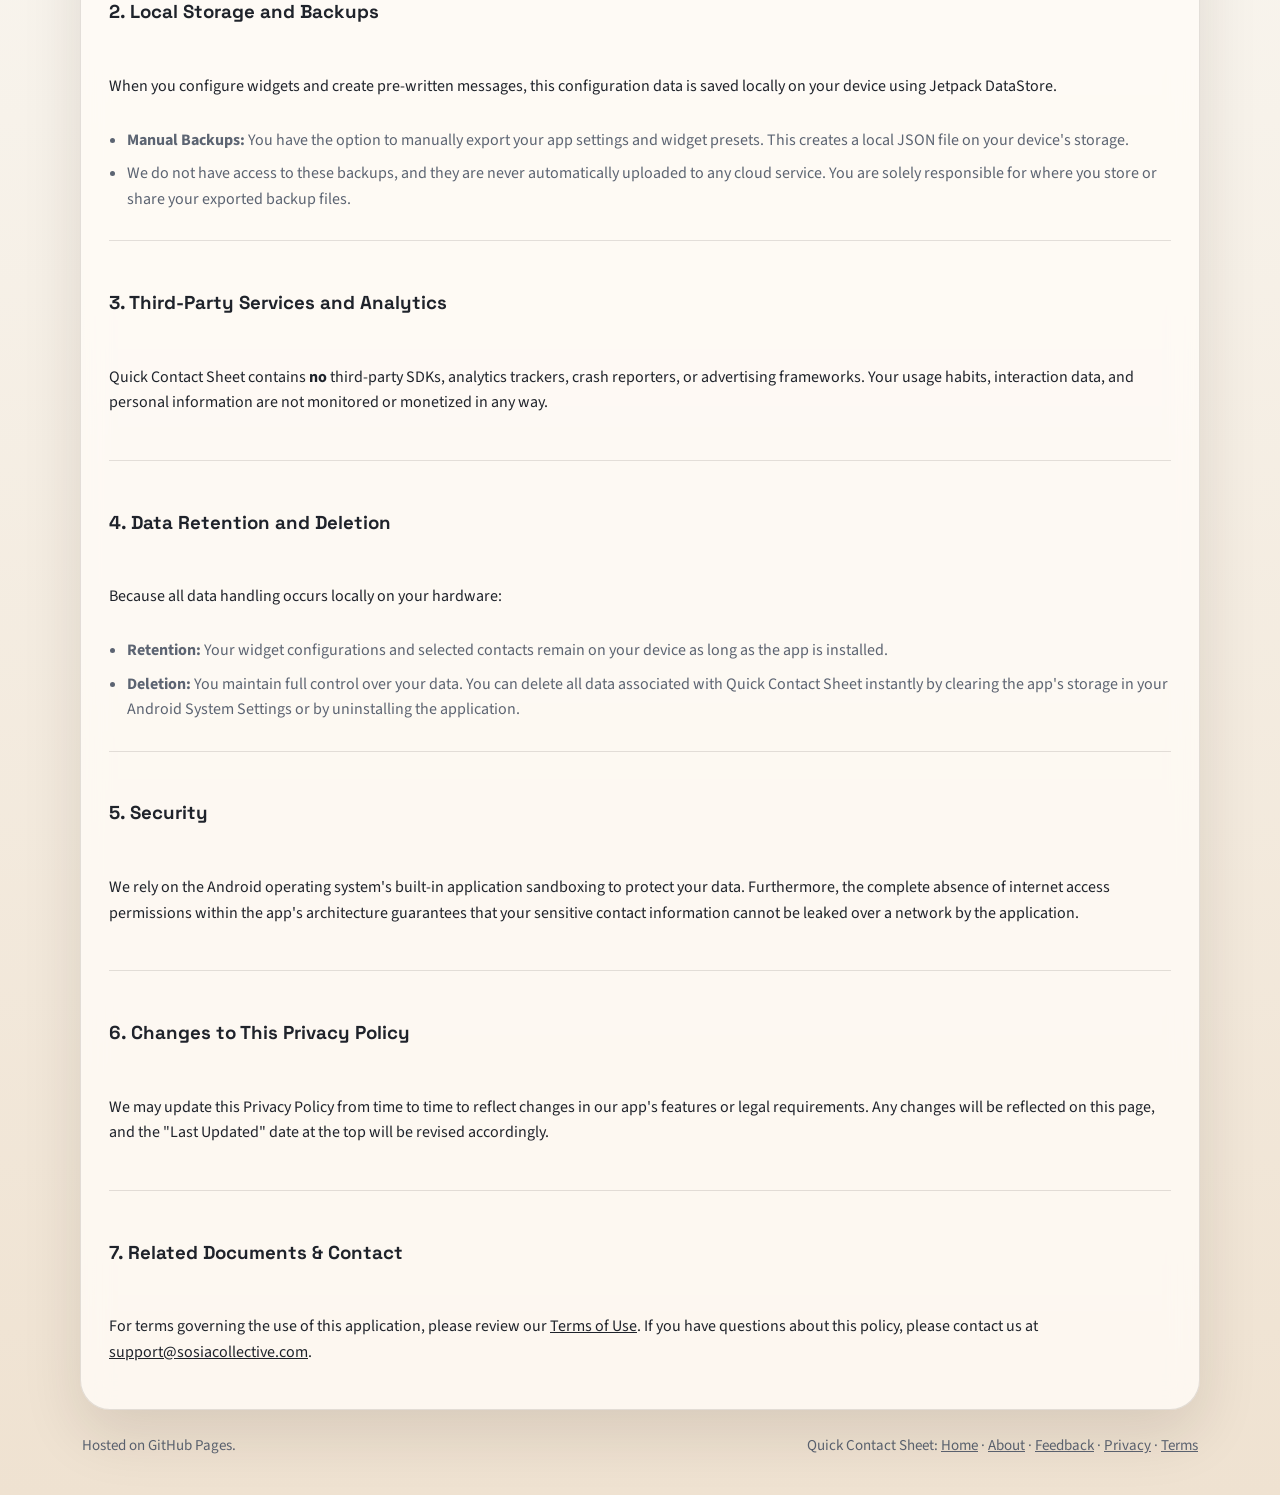
<file: quick-contact-sheet/privacy/index.html>
<!doctype html>
<html lang="en">

<head>
    <meta charset="utf-8" />
    <meta name="viewport" content="width=device-width, initial-scale=1" />
    <meta name="description" content="Privacy Policy for Quick Contact Sheet, hosted on jcsosia.github.io/quick-contact-sheet/privacy." />
    <title>Quick Contact Sheet Privacy Policy</title>
    <link rel="preconnect" href="https://fonts.googleapis.com" />
    <link rel="preconnect" href="https://fonts.gstatic.com" crossorigin />
    <link
        href="https://fonts.googleapis.com/css2?family=Source+Sans+3:wght@400;500;600;700;800&family=Space+Grotesk:wght@400;500;700&display=swap"
        rel="stylesheet" />
    <link rel="stylesheet" href="/assets/css/site.css" />
</head>

<body>
    <div class="page-shell">
        <div class="site-frame">
            <header class="topbar">
                <a class="brand" href="/quick-contact-sheet/" aria-label="Return to the Quick Contact Sheet project page">
                    <span class="brand-mark">Q</span>
                    <span class="brand-copy">
                        <strong>Quick Contact Sheet Privacy</strong>
                        <span>Privacy-first policy for the Quick Contact Sheet app</span>
                    </span>
                </a>
                <nav class="topnav" aria-label="Primary">
                    <a href="/">Home</a>
                    <a href="/quick-contact-sheet/feedback/">Feedback</a>
                    <a href="/quick-contact-sheet/privacy/" aria-current="page">Privacy</a>
                    <a href="/quick-contact-sheet/terms/">Terms</a>
                </nav>
            </header>

            <main>
                <section class="hero" aria-labelledby="privacy-title">
                    <div class="hero-copy">
                        <p class="eyebrow">Quick Contact Sheet / Privacy Policy</p>
                        <h1 id="privacy-title">Privacy Policy for Quick Contact Sheet</h1>
                        <p>
                            Quick Contact Sheet is designed with privacy as a foundational principle.
                            The app operates entirely offline and does not connect to the internet. We do not collect,
                            transmit, share, or sell your personal data.
                        </p>
                        <p class="policy-meta">Effective Date: September 9, 2026 · Last Updated: September 12, 2026</p>
                    </div>

                    <aside class="hero-card" aria-label="Privacy highlights">
                        <div class="note-card">
                            <h3>Core privacy stance</h3>
                            <ul>
                                <li>Operates entirely offline with zero network permissions</li>
                                <li>Contacts data stays strictly on your device</li>
                                <li>No account requirement, trackers, or analytics SDKs</li>
                                <li>User-controlled local JSON backup &amp; restore</li>
                            </ul>
                        </div>
                        <div class="note-card">
                            <h3>How to reach us</h3>
                            <p>
                                If you have questions about this policy or your data, email us directly at
                                <a href="mailto:support@sosiacollective.com">support@sosiacollective.com</a>.
                            </p>
                        </div>
                    </aside>
                </section>

                <article class="section-panel policy-document" id="policy" aria-labelledby="policy-title">
                    <h2 id="policy-details-heading">Policy details</h2>

                    <section class="policy-section" aria-labelledby="policy-section-1">
                        <h3 id="policy-section-1">1. Data Access and Usage</h3>
                        <p>
                            To provide its core functionality, Quick Contact Sheet requires access to certain information locally on your device.
                        </p>
                        <ul>
                            <li>
                                <b>Contacts Data (Sensitive Information):</b> The app requests the Read Contacts (<code>android.permission.READ_CONTACTS</code>) permission.
                                <ul>
                                    <li><b>What we access:</b> When granted, the app reads contact IDs, display names, phone numbers, labels (e.g. Mobile, Home), and contact photo URIs stored on your device.</li>
                                    <li><b>Why we access it:</b> This data is required solely to let you select contacts and display them on your home screen widgets for quick access.</li>
                                    <li><b>Data Flow &amp; Sharing:</b> Your contact data is processed strictly on your device. It is never transmitted to external servers, nor is it shared with any third parties. The app structurally cannot transmit data over a network, as it does not request internet permissions.</li>
                                </ul>
                            </li>
                            <li>
                                <b>Calling and Messaging Interactions:</b> Quick Contact Sheet acts as a shortcut to your device's native communication apps.
                                <ul>
                                    <li><b>Calling:</b> When you tap a contact to make a call, the app passes the phone number to your device's default dialer using a standard system intent (<code>android.intent.action.DIAL</code>). The app does not place the call directly and does not have access to your call logs.</li>
                                    <li><b>Messaging:</b> When you tap to send a message, the app passes the phone number and any pre-configured message text to your device's default SMS application (<code>android.intent.action.SENDTO</code>). The app does not send SMS messages directly in the background and does not have access to your message history.</li>
                                </ul>
                            </li>
                            <li>
                                <b>Haptic Feedback:</b> The app requests the Vibrate (<code>android.permission.VIBRATE</code>) permission strictly to provide physical haptic feedback when you interact with widgets and app interfaces.
                            </li>
                            <li>
                                <b>User-Initiated Support &amp; Feedback:</b> If you choose to submit feedback or report an issue via the "Send Feedback" option in the app, the app prepares an email draft in your device's default email client addressed to <code>support@sosiacollective.com</code>. Non-sensitive device diagnostics (app version, build code, device manufacturer/model, and Android OS version) are pre-filled in the draft body. This diagnostic information is fully transparent and editable; no email or diagnostic data is ever transmitted automatically or in the background.
                            </li>
                        </ul>
                    </section>

                    <section class="policy-section" aria-labelledby="policy-section-2">
                        <h3 id="policy-section-2">2. Local Storage and Backups</h3>
                        <p>
                            When you configure widgets and create pre-written messages, this configuration data is saved locally on your device using Jetpack DataStore.
                        </p>
                        <ul>
                            <li>
                                <b>Manual Backups:</b> You have the option to manually export your app settings and widget presets. This creates a local JSON file on your device's storage.
                            </li>
                            <li>
                                We do not have access to these backups, and they are never automatically uploaded to any cloud service. You are solely responsible for where you store or share your exported backup files.
                            </li>
                        </ul>
                    </section>

                    <section class="policy-section" aria-labelledby="policy-section-3">
                        <h3 id="policy-section-3">3. Third-Party Services and Analytics</h3>
                        <p>
                            Quick Contact Sheet contains <b>no</b> third-party SDKs, analytics trackers, crash reporters, or advertising frameworks. Your usage habits, interaction data, and personal information are not monitored or monetized in any way.
                        </p>
                    </section>

                    <section class="policy-section" aria-labelledby="policy-section-4">
                        <h3 id="policy-section-4">4. Data Retention and Deletion</h3>
                        <p>
                            Because all data handling occurs locally on your hardware:
                        </p>
                        <ul>
                            <li>
                                <b>Retention:</b> Your widget configurations and selected contacts remain on your device as long as the app is installed.
                            </li>
                            <li>
                                <b>Deletion:</b> You maintain full control over your data. You can delete all data associated with Quick Contact Sheet instantly by clearing the app's storage in your Android System Settings or by uninstalling the application.
                            </li>
                        </ul>
                    </section>

                    <section class="policy-section" aria-labelledby="policy-section-5">
                        <h3 id="policy-section-5">5. Security</h3>
                        <p>
                            We rely on the Android operating system's built-in application sandboxing to protect your data. Furthermore, the complete absence of internet access permissions within the app's architecture guarantees that your sensitive contact information cannot be leaked over a network by the application.
                        </p>
                    </section>

                    <section class="policy-section" aria-labelledby="policy-section-6">
                        <h3 id="policy-section-6">6. Changes to This Privacy Policy</h3>
                        <p>
                            We may update this Privacy Policy from time to time to reflect changes in our app's features or legal requirements. Any changes will be reflected on this page, and the "Last Updated" date at the top will be revised accordingly.
                        </p>
                    </section>

                    <section class="policy-section" aria-labelledby="policy-section-7">
                        <h3 id="policy-section-7">7. Related Documents &amp; Contact</h3>
                        <p>
                            For terms governing the use of this application, please review our <a href="/quick-contact-sheet/terms/">Terms of Use</a>.
                            If you have questions about this policy, please contact us at <a href="mailto:support@sosiacollective.com">support@sosiacollective.com</a>.
                        </p>
                    </section>
                </article>
            </main>

            <footer class="footer">
                <span>Hosted on GitHub Pages.</span>
                <span>
                    Quick Contact Sheet: <a href="/">Home</a> · <a href="/quick-contact-sheet/">About</a> · <a href="/quick-contact-sheet/feedback/">Feedback</a> · <a href="/quick-contact-sheet/privacy/">Privacy</a> · <a href="/quick-contact-sheet/terms/">Terms</a>
                </span>
            </footer>
        </div>
    </div>
</body>

</html>
</file>
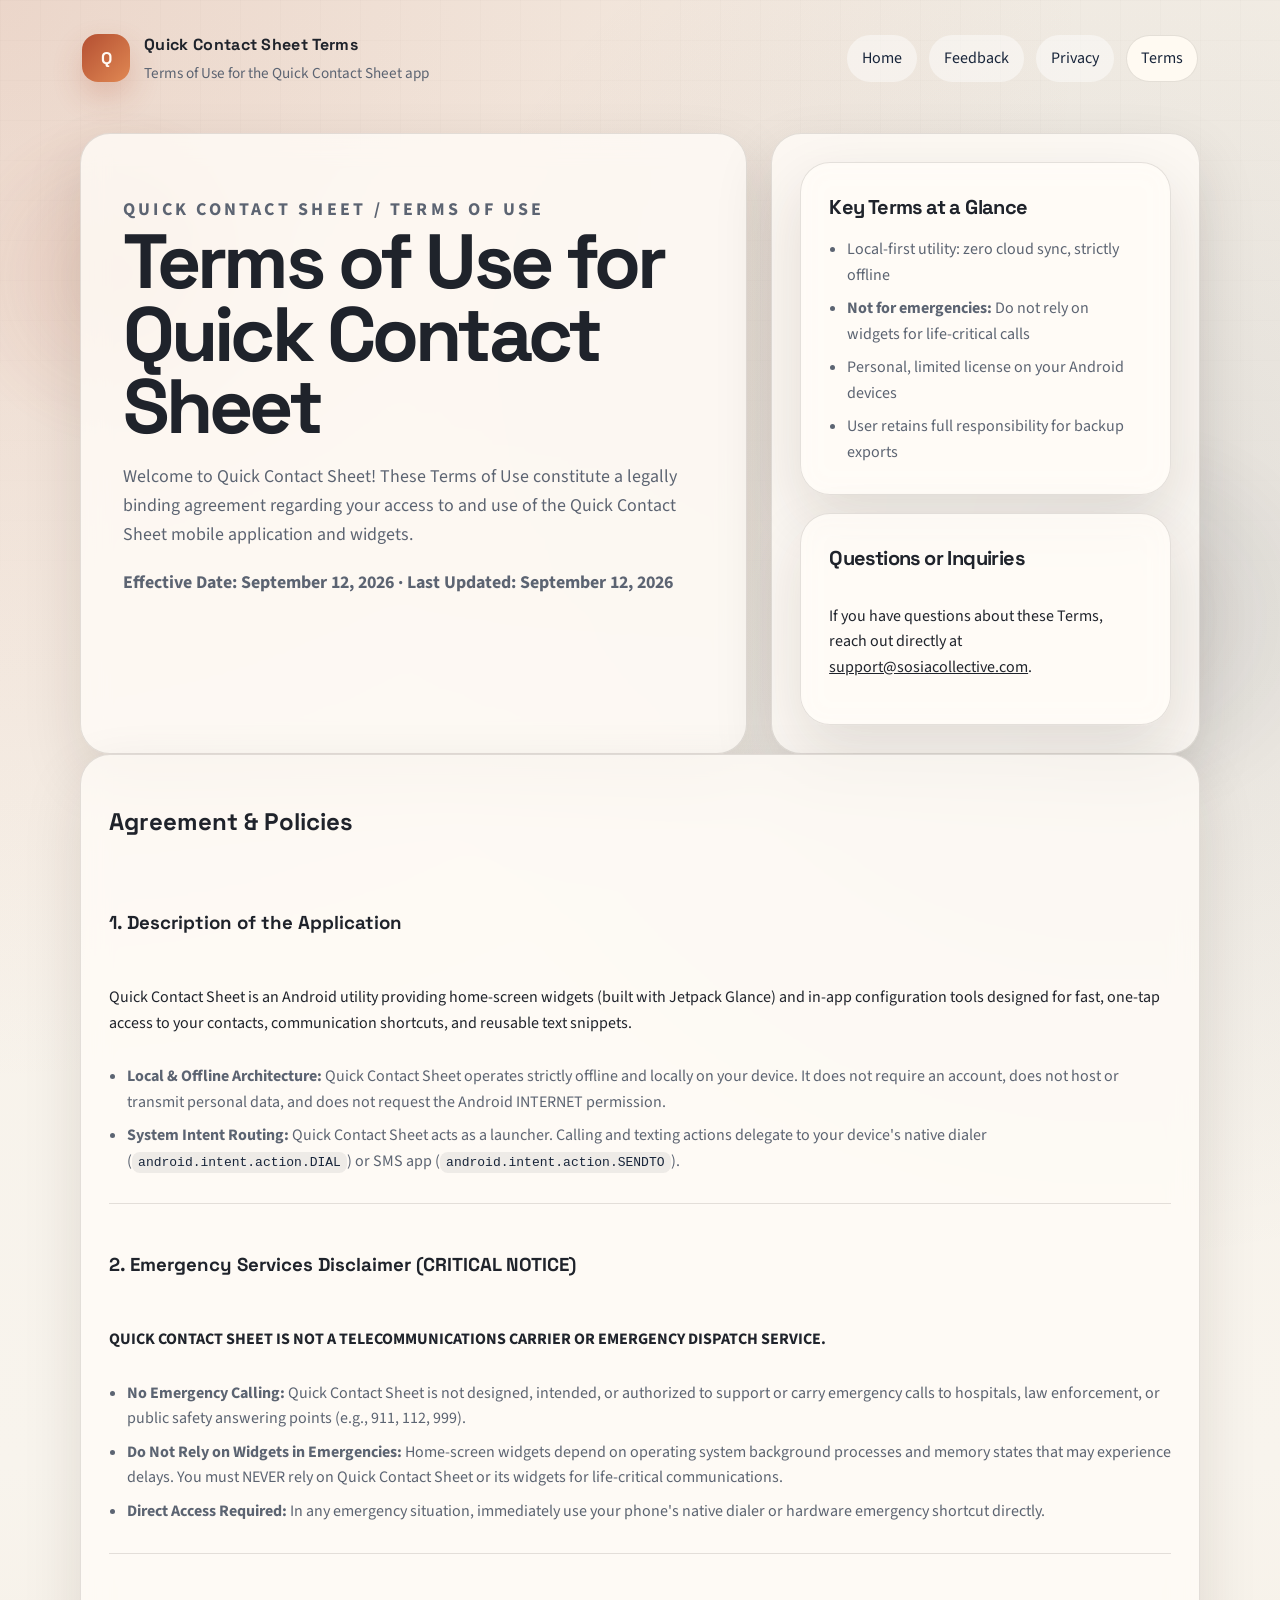
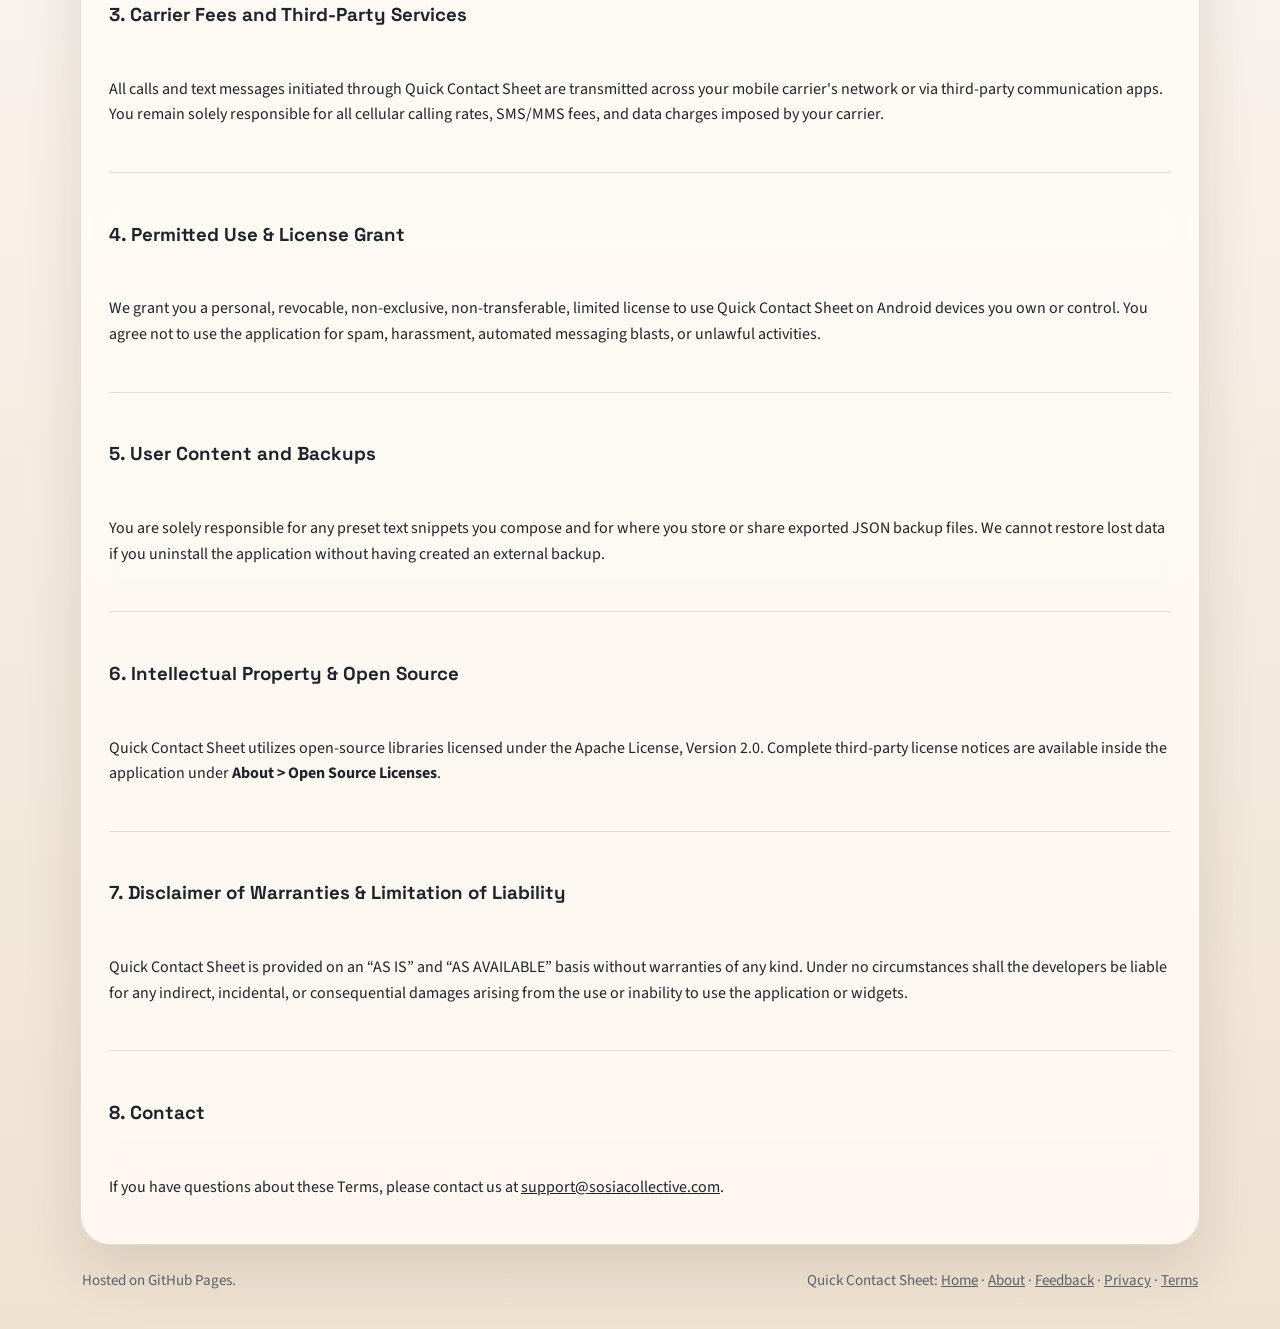
<file: quick-contact-sheet/terms/index.html>
<!doctype html>
<html lang="en">

<head>
    <meta charset="utf-8" />
    <meta name="viewport" content="width=device-width, initial-scale=1" />
    <meta name="description" content="Terms of Use for Quick Contact Sheet, hosted on jcsosia.github.io/quick-contact-sheet/terms." />
    <title>Quick Contact Sheet Terms of Use</title>
    <link rel="preconnect" href="https://fonts.googleapis.com" />
    <link rel="preconnect" href="https://fonts.gstatic.com" crossorigin />
    <link
        href="https://fonts.googleapis.com/css2?family=Source+Sans+3:wght@400;500;600;700;800&family=Space+Grotesk:wght@400;500;700&display=swap"
        rel="stylesheet" />
    <link rel="stylesheet" href="/assets/css/site.css" />
</head>

<body>
    <div class="page-shell">
        <div class="site-frame">
            <header class="topbar">
                <a class="brand" href="/quick-contact-sheet/" aria-label="Return to the Quick Contact Sheet project page">
                    <span class="brand-mark">Q</span>
                    <span class="brand-copy">
                        <strong>Quick Contact Sheet Terms</strong>
                        <span>Terms of Use for the Quick Contact Sheet app</span>
                    </span>
                </a>
                <nav class="topnav" aria-label="Primary">
                    <a href="/">Home</a>
                    <a href="/quick-contact-sheet/feedback/">Feedback</a>
                    <a href="/quick-contact-sheet/privacy/">Privacy</a>
                    <a href="/quick-contact-sheet/terms/" aria-current="page">Terms</a>
                </nav>
            </header>

            <main>
                <section class="hero" aria-labelledby="terms-title">
                    <div class="hero-copy">
                        <p class="eyebrow">Quick Contact Sheet / Terms of Use</p>
                        <h1 id="terms-title">Terms of Use for Quick Contact Sheet</h1>
                        <p>
                            Welcome to Quick Contact Sheet! These Terms of Use constitute a legally binding agreement
                            regarding your access to and use of the Quick Contact Sheet mobile application and widgets.
                        </p>
                        <p class="policy-meta">Effective Date: September 12, 2026 · Last Updated: September 12, 2026</p>
                    </div>

                    <aside class="hero-card" aria-label="Terms highlights">
                        <div class="note-card">
                            <h3>Key Terms at a Glance</h3>
                            <ul>
                                <li>Local-first utility: zero cloud sync, strictly offline</li>
                                <li><strong>Not for emergencies:</strong> Do not rely on widgets for life-critical calls</li>
                                <li>Personal, limited license on your Android devices</li>
                                <li>User retains full responsibility for backup exports</li>
                            </ul>
                        </div>
                        <div class="note-card">
                            <h3>Questions or Inquiries</h3>
                            <p>
                                If you have questions about these Terms, reach out directly at
                                <a href="mailto:support@sosiacollective.com">support@sosiacollective.com</a>.
                            </p>
                        </div>
                    </aside>
                </section>

                <article class="section-panel policy-document" id="terms" aria-labelledby="terms-title">
                    <h2 id="terms-heading">Agreement &amp; Policies</h2>

                    <section class="policy-section" aria-labelledby="terms-section-1">
                        <h3 id="terms-section-1">1. Description of the Application</h3>
                        <p>
                            Quick Contact Sheet is an Android utility providing home-screen widgets (built with Jetpack Glance)
                            and in-app configuration tools designed for fast, one-tap access to your contacts, communication shortcuts,
                            and reusable text snippets.
                        </p>
                        <ul>
                            <li><b>Local &amp; Offline Architecture:</b> Quick Contact Sheet operates strictly offline and locally on your device. It does not require an account, does not host or transmit personal data, and does not request the Android INTERNET permission.</li>
                            <li><b>System Intent Routing:</b> Quick Contact Sheet acts as a launcher. Calling and texting actions delegate to your device's native dialer (<code>android.intent.action.DIAL</code>) or SMS app (<code>android.intent.action.SENDTO</code>).</li>
                        </ul>
                    </section>

                    <section class="policy-section" aria-labelledby="terms-section-2">
                        <h3 id="terms-section-2">2. Emergency Services Disclaimer (CRITICAL NOTICE)</h3>
                        <p>
                            <b>QUICK CONTACT SHEET IS NOT A TELECOMMUNICATIONS CARRIER OR EMERGENCY DISPATCH SERVICE.</b>
                        </p>
                        <ul>
                            <li><b>No Emergency Calling:</b> Quick Contact Sheet is not designed, intended, or authorized to support or carry emergency calls to hospitals, law enforcement, or public safety answering points (e.g., 911, 112, 999).</li>
                            <li><b>Do Not Rely on Widgets in Emergencies:</b> Home-screen widgets depend on operating system background processes and memory states that may experience delays. You must NEVER rely on Quick Contact Sheet or its widgets for life-critical communications.</li>
                            <li><b>Direct Access Required:</b> In any emergency situation, immediately use your phone's native dialer or hardware emergency shortcut directly.</li>
                        </ul>
                    </section>

                    <section class="policy-section" aria-labelledby="terms-section-3">
                        <h3 id="terms-section-3">3. Carrier Fees and Third-Party Services</h3>
                        <p>
                            All calls and text messages initiated through Quick Contact Sheet are transmitted across your mobile carrier's network or via third-party communication apps. You remain solely responsible for all cellular calling rates, SMS/MMS fees, and data charges imposed by your carrier.
                        </p>
                    </section>

                    <section class="policy-section" aria-labelledby="terms-section-4">
                        <h3 id="terms-section-4">4. Permitted Use &amp; License Grant</h3>
                        <p>
                            We grant you a personal, revocable, non-exclusive, non-transferable, limited license to use Quick Contact Sheet on Android devices you own or control. You agree not to use the application for spam, harassment, automated messaging blasts, or unlawful activities.
                        </p>
                    </section>

                    <section class="policy-section" aria-labelledby="terms-section-5">
                        <h3 id="terms-section-5">5. User Content and Backups</h3>
                        <p>
                            You are solely responsible for any preset text snippets you compose and for where you store or share exported JSON backup files. We cannot restore lost data if you uninstall the application without having created an external backup.
                        </p>
                    </section>

                    <section class="policy-section" aria-labelledby="terms-section-6">
                        <h3 id="terms-section-6">6. Intellectual Property &amp; Open Source</h3>
                        <p>
                            Quick Contact Sheet utilizes open-source libraries licensed under the Apache License, Version 2.0. Complete third-party license notices are available inside the application under <b>About &gt; Open Source Licenses</b>.
                        </p>
                    </section>

                    <section class="policy-section" aria-labelledby="terms-section-7">
                        <h3 id="terms-section-7">7. Disclaimer of Warranties &amp; Limitation of Liability</h3>
                        <p>
                            Quick Contact Sheet is provided on an &ldquo;AS IS&rdquo; and &ldquo;AS AVAILABLE&rdquo; basis without warranties of any kind. Under no circumstances shall the developers be liable for any indirect, incidental, or consequential damages arising from the use or inability to use the application or widgets.
                        </p>
                    </section>

                    <section class="policy-section" aria-labelledby="terms-section-8">
                        <h3 id="terms-section-8">8. Contact</h3>
                        <p>
                            If you have questions about these Terms, please contact us at
                            <a href="mailto:support@sosiacollective.com">support@sosiacollective.com</a>.
                        </p>
                    </section>
                </article>
            </main>

            <footer class="footer">
                <span>Hosted on GitHub Pages.</span>
                <span>
                    Quick Contact Sheet: <a href="/">Home</a> · <a href="/quick-contact-sheet/">About</a> · <a href="/quick-contact-sheet/feedback/">Feedback</a> · <a href="/quick-contact-sheet/privacy/">Privacy</a> · <a href="/quick-contact-sheet/terms/">Terms</a>
                </span>
            </footer>
        </div>
    </div>
</body>

</html>
</file>
<file: assets/css/site.css>
:root {
    color-scheme: light;
    --bg: #f6f0e7;
    --bg-alt: #efe2d1;
    --surface: rgba(255, 252, 247, 0.82);
    --surface-strong: #fffaf2;
    --border: rgba(38, 28, 19, 0.12);
    --text: #1f232b;
    --muted: #5c6472;
    --accent: #b44f32;
    --accent-strong: #18253a;
    --accent-soft: rgba(180, 79, 50, 0.12);
    --shadow: 0 24px 60px rgba(42, 27, 14, 0.12);
    --radius-xl: 30px;
    --radius-lg: 22px;
    --radius-md: 16px;
    --content-width: 1120px;
    --body-font: 'Source Sans 3', 'Segoe UI', sans-serif;
    --display-font: 'Space Grotesk', 'Segoe UI', sans-serif;
}

* {
    box-sizing: border-box;
}

html {
    scroll-behavior: smooth;
}

body {
    margin: 0;
    min-height: 100vh;
    font-family: var(--body-font);
    color: var(--text);
    background:
        radial-gradient(circle at top left, rgba(180, 79, 50, 0.16), transparent 34%),
        radial-gradient(circle at right 12% top 18%, rgba(24, 37, 58, 0.09), transparent 28%),
        linear-gradient(180deg, var(--bg) 0%, #f8f4ed 50%, var(--bg-alt) 100%);
    line-height: 1.6;
    text-rendering: optimizeLegibility;
}

body::before {
    content: '';
    position: fixed;
    inset: 0;
    pointer-events: none;
    opacity: 0.45;
    background-image: linear-gradient(rgba(31, 35, 43, 0.04) 1px, transparent 1px), linear-gradient(90deg, rgba(31, 35, 43, 0.04) 1px, transparent 1px);
    background-size: 40px 40px;
    mask-image: linear-gradient(180deg, rgba(0, 0, 0, 0.8), transparent 92%);
}

a {
    color: inherit;
}

a:hover {
    color: var(--accent);
}

a:focus-visible,
button:focus-visible {
    outline: 3px solid var(--accent);
    outline-offset: 4px;
}

body.modal-open {
    position: fixed;
    left: 0;
    right: 0;
    width: 100%;
    overflow: hidden;
}

.page-shell {
    position: relative;
    isolation: isolate;
    min-height: 100vh;
    padding: 24px;
}

.page-shell::before,
.page-shell::after {
    content: '';
    position: fixed;
    z-index: -1;
    border-radius: 999px;
    filter: blur(8px);
    opacity: 0.55;
}

.page-shell::before {
    inset: 12% auto auto -4%;
    width: 340px;
    height: 340px;
    background: radial-gradient(circle, rgba(180, 79, 50, 0.22), transparent 70%);
}

.page-shell::after {
    right: -6%;
    bottom: 8%;
    width: 420px;
    height: 420px;
    background: radial-gradient(circle, rgba(24, 37, 58, 0.14), transparent 68%);
}

.site-frame {
    width: min(100%, var(--content-width));
    margin: 0 auto;
}

.topbar {
    display: flex;
    align-items: center;
    justify-content: space-between;
    gap: 20px;
    padding: 8px 2px 24px;
}

.brand {
    display: inline-flex;
    align-items: center;
    gap: 14px;
    text-decoration: none;
}

.brand-mark {
    display: grid;
    place-items: center;
    width: 48px;
    height: 48px;
    border-radius: 16px;
    background: linear-gradient(135deg, var(--accent), #e08853);
    color: #fffaf4;
    font-family: var(--display-font);
    font-size: 1.05rem;
    font-weight: 700;
    box-shadow: 0 14px 30px rgba(180, 79, 50, 0.24);
}

.brand-copy {
    display: grid;
    gap: 3px;
}

.brand-copy strong {
    font-family: var(--display-font);
    font-size: 1rem;
    letter-spacing: 0.02em;
}

.brand-copy span,
.eyebrow,
.meta,
.panel-label {
    color: var(--muted);
    font-size: 0.95rem;
}

.topnav {
    display: flex;
    flex-wrap: wrap;
    gap: 12px;
}

.topnav a {
    text-decoration: none;
    color: var(--accent-strong);
    padding: 10px 14px;
    border-radius: 999px;
    background: rgba(255, 255, 255, 0.45);
    border: 1px solid transparent;
}

.topnav a:hover,
.topnav a:focus-visible {
    background: var(--surface-strong);
    border-color: var(--border);
}

.topnav a[aria-current="page"] {
    background: var(--surface-strong);
    border-color: var(--border);
}

.hero,
.section,
.feedback-grid,
.callout-grid {
    margin-top: 24px;
}

.hero {
    display: grid;
    grid-template-columns: minmax(0, 1.4fr) minmax(280px, 0.9fr);
    gap: 24px;
    align-items: stretch;
}

.hero-copy,
.hero-card,
.section-panel,
.issue-card,
.process-card,
.feedback-card,
.note-card,
.metadata-card {
    background: var(--surface);
    border: 1px solid var(--border);
    border-radius: var(--radius-xl);
    box-shadow: var(--shadow);
    backdrop-filter: blur(14px);
}

.hero-copy {
    padding: 42px;
}

.hero-card {
    padding: 28px;
    display: grid;
    gap: 18px;
}

.metadata-card {
    display: grid;
    gap: 10px;
    padding: 18px;
    background: rgba(255, 250, 242, 0.88);
    border-radius: var(--radius-lg);
}

.metadata-block {
    margin: 0;
    padding: 14px 16px;
    border-radius: 18px;
    background: rgba(255, 255, 255, 0.62);
    border: 1px solid rgba(38, 28, 19, 0.08);
    color: var(--accent-strong);
    font-family: var(--body-font);
    font-size: 0.96rem;
    line-height: 1.55;
    white-space: pre-wrap;
    overflow-wrap: anywhere;
}

.eyebrow {
    margin: 0 0 14px;
    text-transform: uppercase;
    letter-spacing: 0.18em;
    font-size: 0.78rem;
    font-weight: 700;
}

h1,
h2,
h3,
.button,
.stat strong {
    font-family: var(--display-font);
}

h1 {
    margin: 0;
    font-size: clamp(2.8rem, 6vw, 5.6rem);
    line-height: 0.95;
    letter-spacing: -0.05em;
    max-width: 11ch;
}

.hero-copy p {
    margin: 20px 0 0;
    max-width: 62ch;
    font-size: 1.12rem;
    color: var(--muted);
}

.hero-actions {
    display: flex;
    flex-wrap: wrap;
    gap: 14px;
    margin-top: 28px;
}

.button {
    display: inline-flex;
    align-items: center;
    justify-content: center;
    gap: 8px;
    min-height: 48px;
    padding: 0 18px;
    border-radius: 999px;
    border: 1px solid transparent;
    text-decoration: none;
    font-size: 0.98rem;
    font-weight: 700;
    transition: transform 160ms ease, background-color 160ms ease, border-color 160ms ease, color 160ms ease;
}

.button:hover {
    transform: translateY(-1px);
}

.button.is-disabled {
    pointer-events: none;
    opacity: 0.55;
}

.button.primary {
    background: var(--accent-strong);
    color: #fffaf3;
    box-shadow: 0 18px 28px rgba(24, 37, 58, 0.18);
}

.button.primary:hover {
    color: #fffaf3;
    background: #111c2d;
}

.button.secondary {
    background: rgba(255, 255, 255, 0.66);
    color: var(--accent-strong);
    border-color: var(--border);
}

.button.secondary:hover {
    color: var(--accent-strong);
    background: var(--surface-strong);
}

.button.support-button {
    background: linear-gradient(135deg, #e07b50 0%, #c25935 55%, #943f28 100%);
    color: #fffaf3;
    border-color: rgba(148, 63, 40, 0.18);
    box-shadow: 0 18px 28px rgba(180, 79, 50, 0.24);
}

.button.support-button:hover {
    color: #fffaf3;
    background: linear-gradient(135deg, #d66f44 0%, #ad4d2f 55%, #843724 100%);
}

.support-modal {
    width: min(92vw, 780px);
    padding: 0;
    border: 0;
    background: transparent;
    color: var(--text);
    overflow: visible;
}

.support-modal::backdrop {
    background: rgba(24, 20, 16, 0.58);
    backdrop-filter: blur(10px);
}

.support-modal-panel {
    display: grid;
    gap: 18px;
    padding: 26px;
    border-radius: 30px;
    background: linear-gradient(180deg, rgba(255, 252, 247, 0.98), rgba(255, 247, 239, 0.96));
    border: 1px solid rgba(38, 28, 19, 0.12);
    box-shadow: 0 40px 80px rgba(35, 23, 14, 0.28);
    max-height: calc(100dvh - 48px);
}

.support-modal-header {
    display: flex;
    align-items: flex-start;
    justify-content: space-between;
    gap: 16px;
}

.support-modal-copy {
    display: grid;
    gap: 8px;
    min-width: 0;
}

.support-modal-copy .eyebrow {
    margin-bottom: 0;
}

.support-modal-copy h2 {
    margin: 0;
    font-size: clamp(1.5rem, 3vw, 2.1rem);
    line-height: 1.02;
    letter-spacing: -0.04em;
}

.support-modal-copy p:not(.eyebrow) {
    margin: 0;
    color: var(--muted);
}

.support-modal-close {
    flex-shrink: 0;
    background: rgba(255, 255, 255, 0.74);
    color: var(--accent-strong);
    border-color: rgba(180, 79, 50, 0.18);
}

.support-modal-close:hover {
    color: var(--accent-strong);
    background: rgba(255, 255, 255, 0.92);
}

.support-modal-frame {
    min-height: 520px;
    height: min(66dvh, 712px);
    border-radius: 24px;
    overflow: hidden;
    border: 1px solid rgba(38, 28, 19, 0.08);
    background: #f9f9f9;
}

.support-modal-embed {
    display: block;
    width: 100%;
    height: 100%;
    border: 0;
    background: #f9f9f9;
}

.hero-visual {
    display: grid;
    gap: 16px;
}

.hero-portrait {
    display: block;
    width: 100%;
    aspect-ratio: 1 / 1;
    object-fit: cover;
    border-radius: var(--radius-lg);
    border: 1px solid rgba(38, 28, 19, 0.14);
    background: var(--surface-strong);
}

.hero-visual-caption {
    margin: 0;
    color: var(--muted);
    font-size: 0.95rem;
}

.stat-grid {
    display: grid;
    grid-template-columns: repeat(3, minmax(0, 1fr));
    gap: 14px;
}

.stat {
    padding: 16px;
    border-radius: var(--radius-md);
    background: var(--surface-strong);
    border: 1px solid rgba(38, 28, 19, 0.08);
}

.stat strong {
    display: block;
    margin-bottom: 4px;
    font-size: 1.6rem;
    letter-spacing: -0.04em;
}

.stat span {
    color: var(--muted);
    font-size: 0.92rem;
}

.section-panel,
.issue-card,
.process-card,
.feedback-card,
.note-card {
    padding: 28px;
}

#about .section-panel {
    display: grid;
    gap: 12px;
}

#about .section-panel h2 {
    margin: 0 0 8px;
}

#about .hero-portrait {
    margin-top: 2px;
}

.section h2,
.feedback-grid h2,
.callout-grid h2 {
    margin: 0 0 12px;
    font-size: clamp(1.6rem, 2.5vw, 2.3rem);
    line-height: 1.05;
    letter-spacing: -0.04em;
}

.section p,
.feedback-grid p,
.callout-grid p {
    margin: 0;
    color: var(--muted);
}

.section-grid,
.feedback-grid,
.callout-grid,
.issue-grid,
.process-grid {
    display: grid;
    gap: 20px;
}

.section-grid {
    grid-template-columns: repeat(2, minmax(0, 1fr));
}

.project-card {
    display: grid;
    gap: 20px;
    margin-top: 20px;
}

.project-card-main {
    display: grid;
    gap: 10px;
}

.project-card h3 {
    margin: 0;
    font-size: clamp(1.6rem, 2.6vw, 2.1rem);
    line-height: 1.05;
    letter-spacing: -0.04em;
}

.project-card h3 a {
    text-decoration: none;
}

.project-card p {
    max-width: 64ch;
}

.feature-list-grid {
    display: grid;
    grid-template-columns: repeat(2, minmax(0, 1fr));
    gap: 20px;
    margin-top: 20px;
}

.feature-list {
    margin: 0;
    padding-left: 18px;
    color: var(--muted);
}

.feature-list li+li {
    margin-top: 8px;
}

.button-row {
    display: flex;
    flex-wrap: wrap;
    gap: 12px;
}

.issue-grid {
    grid-template-columns: repeat(3, minmax(0, 1fr));
    margin-top: 24px;
}

.issue-card,
.process-card,
.feedback-card,
.note-card {
    display: grid;
    gap: 14px;
}

.issue-icon {
    width: 52px;
    height: 52px;
    display: grid;
    place-items: center;
    border-radius: 18px;
    background: var(--accent-soft);
    color: var(--accent);
    font-family: var(--display-font);
    font-size: 1.5rem;
    font-weight: 700;
}

.issue-card h3,
.process-card h3,
.feedback-card h3,
.note-card h3 {
    margin: 0;
    font-size: 1.25rem;
    letter-spacing: -0.03em;
}

.issue-card ul,
.process-card ul,
.note-card ul {
    margin: 0;
    padding-left: 18px;
    color: var(--muted);
}

.issue-card li+li,
.process-card li+li,
.note-card li+li {
    margin-top: 8px;
}

.issue-card .button,
.feedback-card .button {
    width: fit-content;
}

.section-panel code,
.feedback-card code,
.note-card code {
    padding: 0.18rem 0.38rem;
    border-radius: 8px;
    background: rgba(31, 35, 43, 0.07);
    color: var(--accent-strong);
}

.footer {
    display: flex;
    flex-wrap: wrap;
    justify-content: space-between;
    gap: 16px;
    padding: 24px 2px 12px;
    color: var(--muted);
    font-size: 0.94rem;
}

.footer a {
    color: inherit;
}

.feedback-grid {
    grid-template-columns: minmax(0, 1.1fr) minmax(290px, 0.9fr);
}

.feedback-stack {
    display: grid;
    gap: 20px;
}

.feedback-card .panel-label {
    margin-bottom: 2px;
}

.feedback-note {
    display: grid;
    gap: 10px;
}

.policy-document {
    display: grid;
    gap: 28px;
}

.policy-section {
    display: grid;
    gap: 12px;
}

.policy-section+.policy-section {
    padding-top: 28px;
    border-top: 1px solid var(--border);
}

.policy-section ul {
    margin: 0;
    padding-left: 18px;
    color: var(--muted);
}

.policy-section li+li {
    margin-top: 8px;
}

.policy-meta {
    margin-top: 8px;
    color: var(--accent-strong);
    font-size: 0.95rem;
    font-weight: 700;
}

.policy-summary {
    margin: 0;
    color: var(--muted);
}

.screenshot-grid {
    display: grid;
    grid-template-columns: repeat(auto-fit, minmax(280px, 1fr));
    gap: 24px;
    margin-top: 24px;
}

.screenshot-card {
    display: flex;
    flex-direction: column;
    gap: 16px;
    padding: 24px;
}

.screenshot-card h3 {
    margin: 0;
    font-size: 1.25rem;
    letter-spacing: -0.03em;
}

.screenshot-card p {
    margin: 0;
    color: var(--muted);
    font-size: 0.96rem;
    line-height: 1.5;
}

.screenshot-card img {
    display: block;
    width: 100%;
    max-width: 290px;
    margin: 0 auto;
    border-radius: var(--radius-lg);
    border: 1px solid rgba(38, 28, 19, 0.12);
    box-shadow: 0 16px 36px rgba(24, 37, 58, 0.14);
    background: var(--surface-strong);
    aspect-ratio: 1080 / 2424;
    object-fit: cover;
}

@media (max-width: 960px) {

    .hero,
    .section-grid,
    .feedback-grid,
    .issue-grid,
    .feature-list-grid {
        grid-template-columns: 1fr;
    }

    .topbar {
        flex-direction: column;
        align-items: flex-start;
    }

    .hero-copy {
        padding: 30px;
    }

    .hero-card,
    .section-panel,
    .issue-card,
    .process-card,
    .feedback-card,
    .note-card,
    .metadata-card {
        padding: 22px;
    }

    .support-modal {
        width: min(94vw, 780px);
    }
}

@media (max-width: 640px) {
    .page-shell {
        padding: 16px;
    }

    h1 {
        font-size: clamp(2.3rem, 13vw, 4rem);
    }

    .hero-copy p {
        font-size: 1rem;
    }

    .hero-actions,
    .topnav,
    .footer {
        gap: 10px;
    }

    .stat-grid {
        grid-template-columns: 1fr;
    }

    .brand-copy span {
        max-width: 26ch;
    }

    .support-modal {
        width: calc(100vw - 16px);
        max-width: none;
    }

    .support-modal-panel {
        padding: 18px;
        gap: 14px;
        border-radius: 24px;
        max-height: calc(100dvh - 16px);
    }

    .support-modal-header {
        flex-direction: column;
    }

    .support-modal-close {
        width: fit-content;
    }

    .support-modal-frame {
        min-height: 0;
        height: min(60dvh, 560px);
    }
}
</file>
